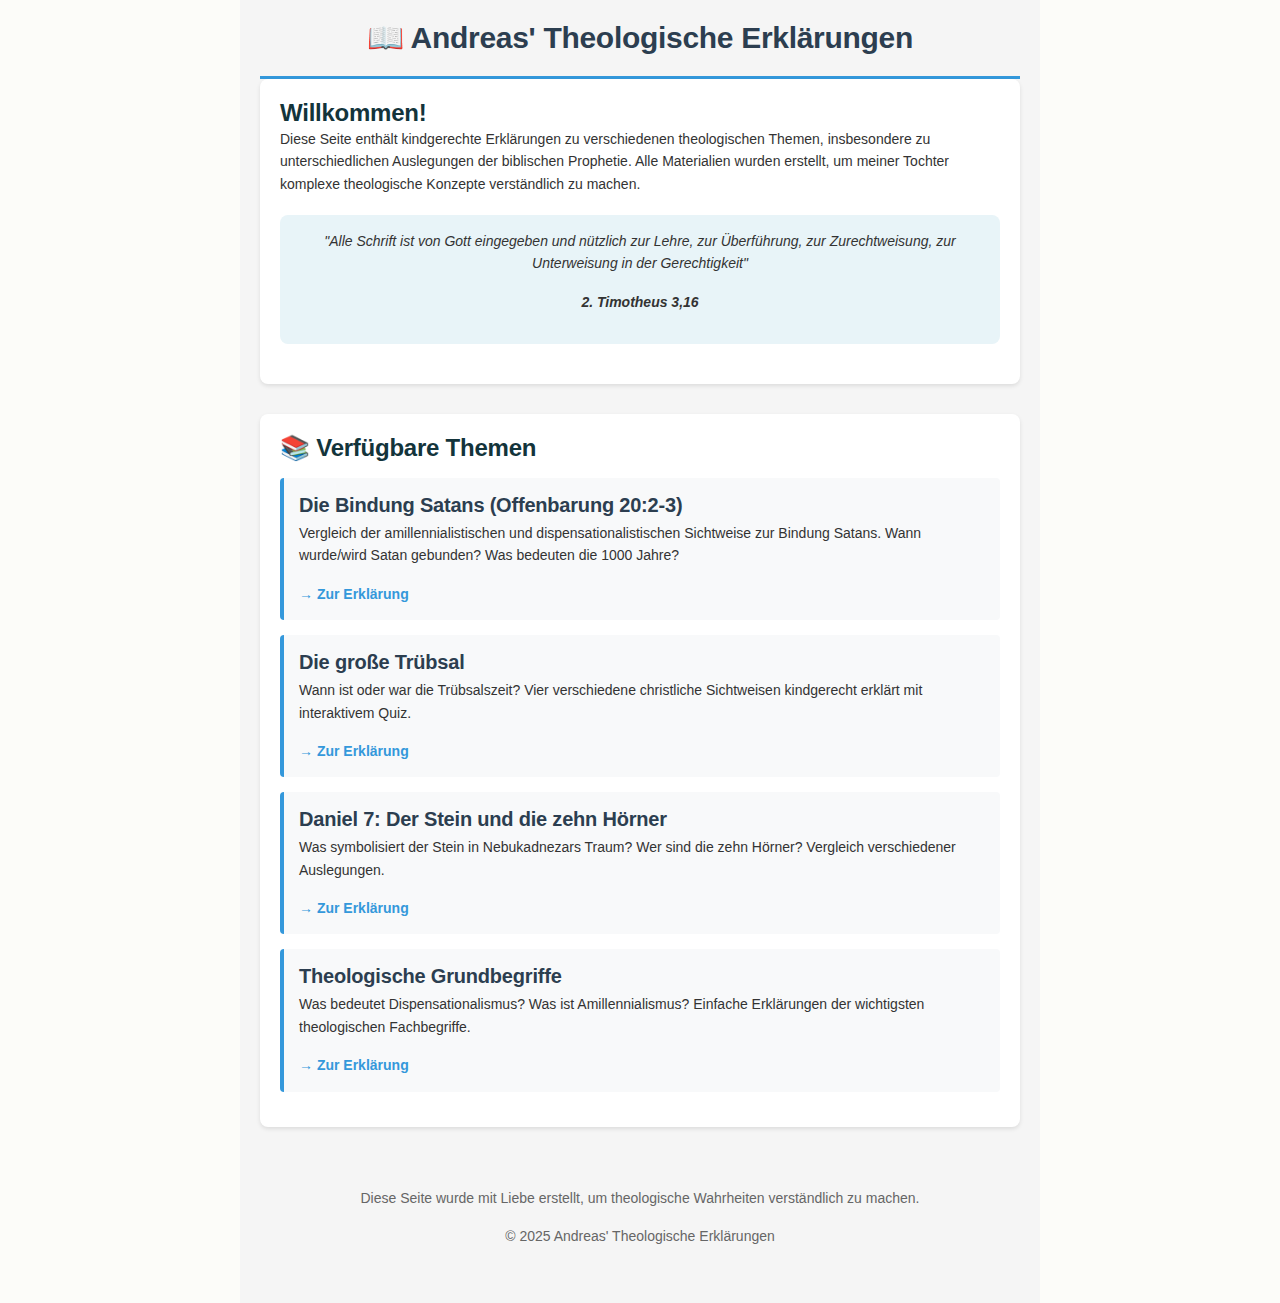
<file: index.html>
<!DOCTYPE html>
<html lang="de">
<head>
    <meta charset="UTF-8">
    <meta name="viewport" content="width=device-width, initial-scale=1.0">
    <title>Andreas' Theologische Erklärungen</title>
    <link rel="stylesheet" href="style.css">
    <style>
        body {
            font-family: -apple-system, BlinkMacSystemFont, 'Segoe UI', Arial, sans-serif;
            line-height: 1.6;
            color: #333;
            max-width: 800px;
            margin: 0 auto;
            padding: 20px;
            background-color: #f5f5f5;
        }
        h1 {
            color: #2c3e50;
            text-align: center;
            padding-bottom: 20px;
            border-bottom: 3px solid #3498db;
        }
        .intro {
            background: white;
            padding: 20px;
            border-radius: 8px;
            box-shadow: 0 2px 4px rgba(0,0,0,0.1);
            margin-bottom: 30px;
        }
        .page-list {
            background: white;
            padding: 20px;
            border-radius: 8px;
            box-shadow: 0 2px 4px rgba(0,0,0,0.1);
        }
        .page-item {
            margin: 15px 0;
            padding: 15px;
            background: #f8f9fa;
            border-left: 4px solid #3498db;
            border-radius: 4px;
            transition: all 0.3s ease;
        }
        .page-item:hover {
            background: #e9ecef;
            transform: translateX(5px);
        }
        .page-item h3 {
            margin: 0 0 5px 0;
            color: #2c3e50;
        }
        .page-item a {
            text-decoration: none;
            color: #3498db;
            font-weight: bold;
        }
        .page-item a:hover {
            text-decoration: underline;
        }
        .footer {
            text-align: center;
            margin-top: 40px;
            padding: 20px;
            color: #666;
        }
        .bible-verse {
            background: #e8f4f8;
            padding: 15px;
            border-radius: 8px;
            text-align: center;
            font-style: italic;
            margin: 20px 0;
        }
    </style>
</head>
<body>
    <h1>📖 Andreas' Theologische Erklärungen</h1>
    
    <div class="intro">
        <h2>Willkommen!</h2>
        <p>Diese Seite enthält kindgerechte Erklärungen zu verschiedenen theologischen Themen, 
        insbesondere zu unterschiedlichen Auslegungen der biblischen Prophetie. Alle Materialien 
        wurden erstellt, um meiner Tochter komplexe theologische Konzepte verständlich zu machen.</p>
        
        <div class="bible-verse">
            <p>"Alle Schrift ist von Gott eingegeben und nützlich zur Lehre, zur Überführung, 
            zur Zurechtweisung, zur Unterweisung in der Gerechtigkeit"</p>
            <p><strong>2. Timotheus 3,16</strong></p>
        </div>
    </div>
    
    <div class="page-list">
        <h2>📚 Verfügbare Themen</h2>
        
        <div class="page-item">
            <h3>Die Bindung Satans (Offenbarung 20:2-3)</h3>
            <p>Vergleich der amillennialistischen und dispensationalistischen Sichtweise zur Bindung Satans. 
            Wann wurde/wird Satan gebunden? Was bedeuten die 1000 Jahre?</p>
            <a href="offenbarung-20-erklaerung.html">→ Zur Erklärung</a>
        </div>
        
        <div class="page-item">
            <h3>Die große Trübsal</h3>
            <p>Wann ist oder war die Trübsalszeit? Vier verschiedene christliche Sichtweisen 
            kindgerecht erklärt mit interaktivem Quiz.</p>
            <a href="truebsalszeit-erklaerung.html">→ Zur Erklärung</a>
        </div>
        
        <div class="page-item">
            <h3>Daniel 7: Der Stein und die zehn Hörner</h3>
            <p>Was symbolisiert der Stein in Nebukadnezars Traum? Wer sind die zehn Hörner? 
            Vergleich verschiedener Auslegungen.</p>
            <a href="daniel-7-interpretation.html">→ Zur Erklärung</a>
        </div>
        
        <div class="page-item">
            <h3>Theologische Grundbegriffe</h3>
            <p>Was bedeutet Dispensationalismus? Was ist Amillennialismus? 
            Einfache Erklärungen der wichtigsten theologischen Fachbegriffe.</p>
            <a href="grundbegriffe.html">→ Zur Erklärung</a>
        </div>
    </div>
    
    <div class="footer">
        <p>Diese Seite wurde mit Liebe erstellt, um theologische Wahrheiten verständlich zu machen.</p>
        <p>© 2025 Andreas' Theologische Erklärungen</p>
    </div>
</body>
</html>
</file>
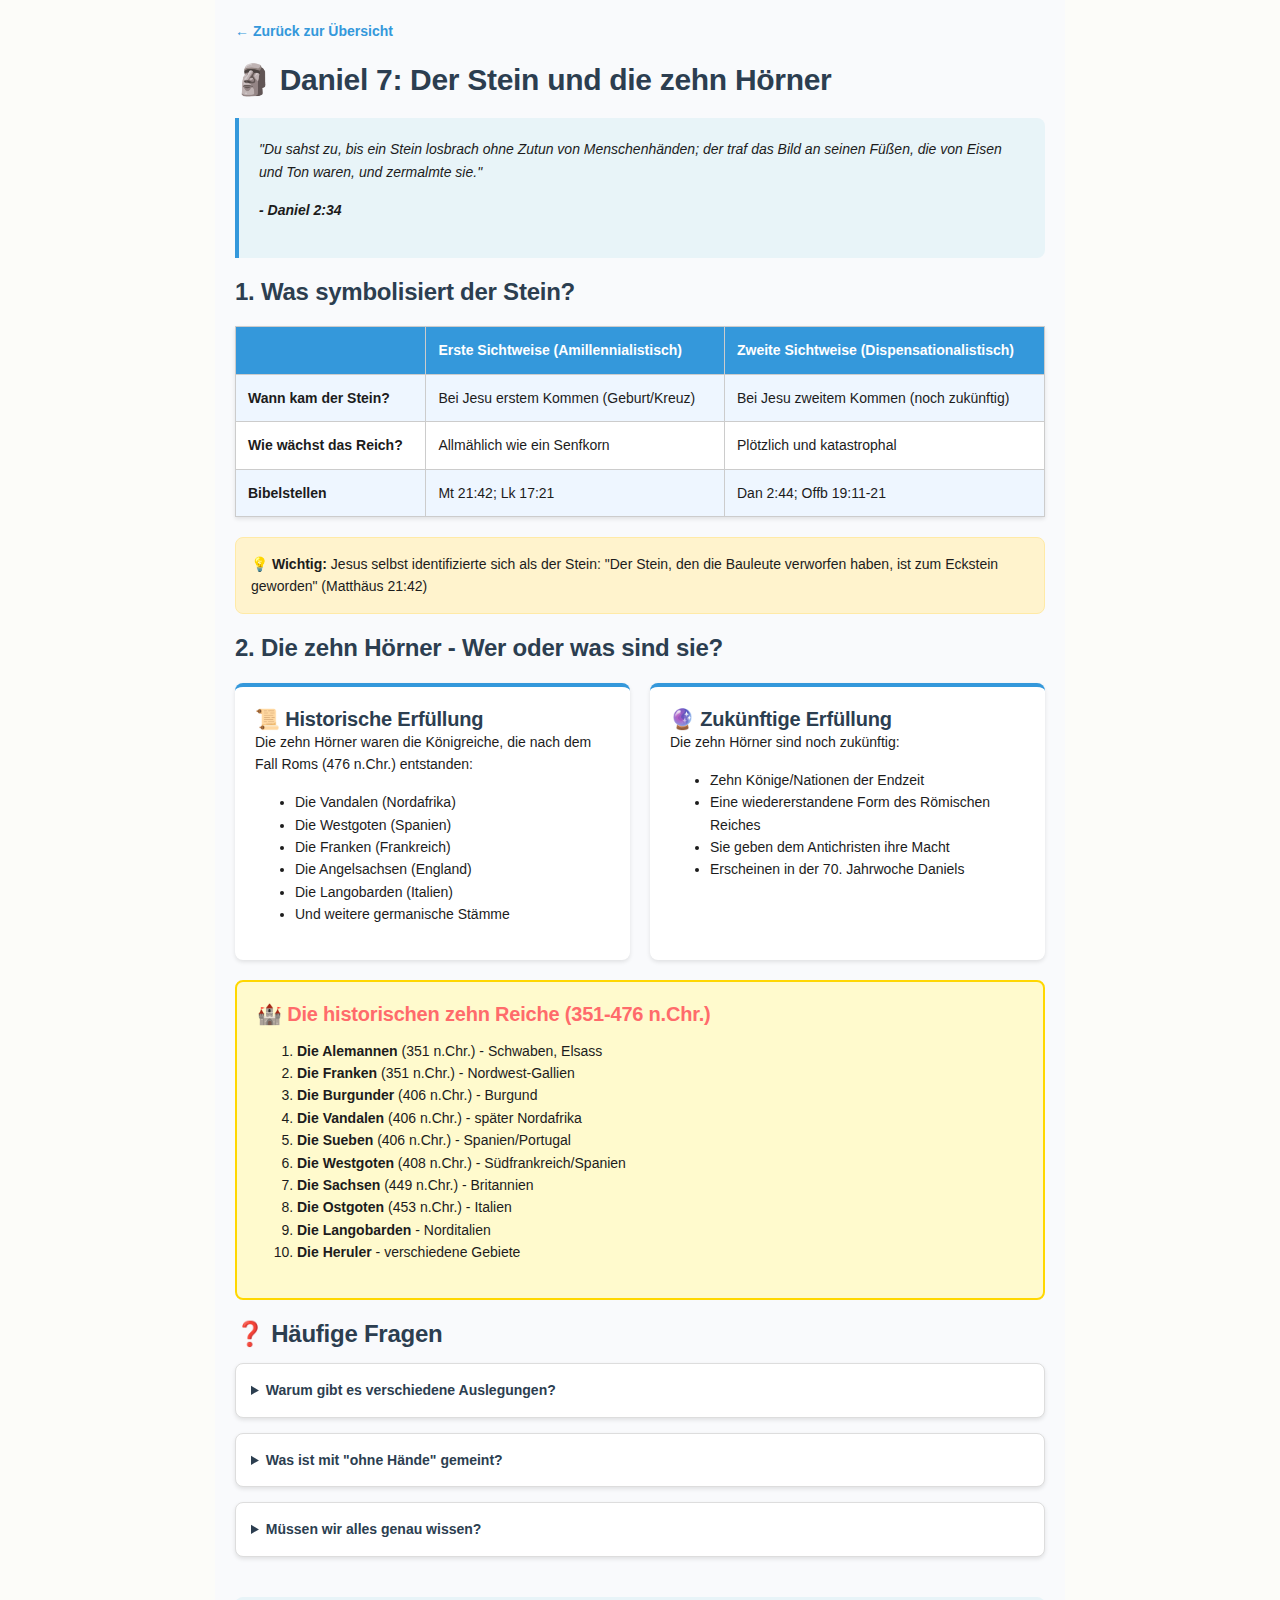
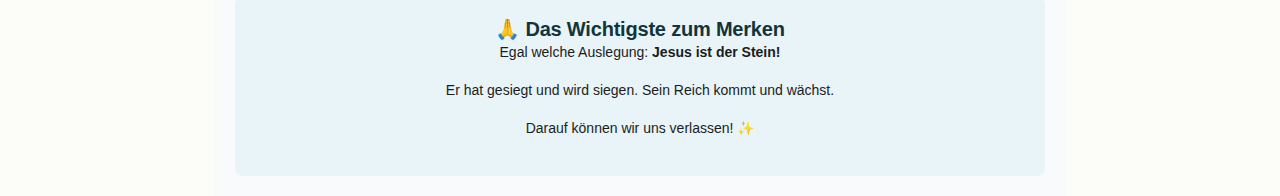
<file: daniel-7-interpretation.html>
<!DOCTYPE html>
<html lang="de">
<head>
    <meta charset="UTF-8">
    <meta name="viewport" content="width=device-width, initial-scale=1.0">
    <title>Daniel 7: Der Stein und die zehn Hörner</title>
    <link rel="stylesheet" href="style.css">
    <style>
        body {
            font-family: -apple-system, BlinkMacSystemFont, 'Segoe UI', Arial, sans-serif;
            line-height: 1.6;
            color: #1c1c1c;
            max-width: 850px;
            margin: 0 auto;
            padding: 20px;
            background-color: #f9fafc;
        }
        h1, h2 { color: #2c3e50; }
        
        .nav-link {
            display: inline-block;
            margin-bottom: 20px;
            color: #3498db;
            text-decoration: none;
            font-weight: bold;
        }
        .nav-link:hover { text-decoration: underline; }
        
        .bible-quote {
            background: #e8f4f8;
            padding: 20px;
            border-left: 4px solid #3498db;
            margin: 20px 0;
            font-style: italic;
            border-radius: 0 8px 8px 0;
        }
        
        table {
            width: 100%;
            border-collapse: collapse;
            margin: 20px 0;
            background: white;
            box-shadow: 0 2px 4px rgba(0,0,0,0.1);
        }
        th, td {
            border: 1px solid #ccc;
            padding: 12px;
            text-align: left;
        }
        th {
            background-color: #3498db;
            color: white;
        }
        .alt { background-color: #eef6ff; }
        
        .comparison-box {
            display: grid;
            grid-template-columns: 1fr 1fr;
            gap: 20px;
            margin: 20px 0;
        }
        .view-box {
            background: white;
            padding: 20px;
            border-radius: 8px;
            box-shadow: 0 2px 4px rgba(0,0,0,0.1);
            border-top: 4px solid #3498db;
        }
        .view-box h3 { margin-top: 0; color: #2c3e50; }
        
        .kingdoms-list {
            background: #fffacd;
            padding: 20px;
            border-radius: 8px;
            margin: 20px 0;
            border: 2px solid #ffd700;
        }
        .kingdoms-list h3 { color: #ff6b6b; }
        
        details {
            margin: 15px 0;
            background: white;
            border: 1px solid #ddd;
            padding: 15px;
            border-radius: 8px;
            box-shadow: 0 2px 4px rgba(0,0,0,0.1);
        }
        summary {
            font-weight: bold;
            cursor: pointer;
            color: #2c3e50;
        }
        
        .key-point {
            background: #fff3cd;
            border: 1px solid #ffeaa7;
            padding: 15px;
            border-radius: 8px;
            margin: 20px 0;
        }
        
        @media (max-width: 768px) {
            .comparison-box {
                grid-template-columns: 1fr;
            }
        }
    </style>
</head>
<body>
    <a href="index.html" class="nav-link">← Zurück zur Übersicht</a>
    
    <h1>🗿 Daniel 7: Der Stein und die zehn Hörner</h1>
    
    <div class="bible-quote">
        <p>"Du sahst zu, bis ein Stein losbrach ohne Zutun von Menschenhänden; 
        der traf das Bild an seinen Füßen, die von Eisen und Ton waren, und zermalmte sie."</p>
        <p><strong>- Daniel 2:34</strong></p>
    </div>
    
    <h2>1. Was symbolisiert der Stein?</h2>
    
    <table>
        <tr>
            <th></th>
            <th>Erste Sichtweise (Amillennialistisch)</th>
            <th>Zweite Sichtweise (Dispensationalistisch)</th>
        </tr>
        <tr class="alt">
            <td><strong>Wann kam der Stein?</strong></td>
            <td>Bei Jesu erstem Kommen (Geburt/Kreuz)</td>
            <td>Bei Jesu zweitem Kommen (noch zukünftig)</td>
        </tr>
        <tr>
            <td><strong>Wie wächst das Reich?</strong></td>
            <td>Allmählich wie ein Senfkorn</td>
            <td>Plötzlich und katastrophal</td>
        </tr>
        <tr class="alt">
            <td><strong>Bibelstellen</strong></td>
            <td>Mt 21:42; Lk 17:21</td>
            <td>Dan 2:44; Offb 19:11-21</td>
        </tr>
    </table>
    
    <div class="key-point">
        <strong>💡 Wichtig:</strong> Jesus selbst identifizierte sich als der Stein: 
        "Der Stein, den die Bauleute verworfen haben, ist zum Eckstein geworden" (Matthäus 21:42)
    </div>
    
    <h2>2. Die zehn Hörner - Wer oder was sind sie?</h2>
    
    <div class="comparison-box">
        <div class="view-box">
            <h3>📜 Historische Erfüllung</h3>
            <p>Die zehn Hörner waren die Königreiche, die nach dem Fall Roms (476 n.Chr.) entstanden:</p>
            <ul>
                <li>Die Vandalen (Nordafrika)</li>
                <li>Die Westgoten (Spanien)</li>
                <li>Die Franken (Frankreich)</li>
                <li>Die Angelsachsen (England)</li>
                <li>Die Langobarden (Italien)</li>
                <li>Und weitere germanische Stämme</li>
            </ul>
        </div>
        
        <div class="view-box">
            <h3>🔮 Zukünftige Erfüllung</h3>
            <p>Die zehn Hörner sind noch zukünftig:</p>
            <ul>
                <li>Zehn Könige/Nationen der Endzeit</li>
                <li>Eine wiedererstandene Form des Römischen Reiches</li>
                <li>Sie geben dem Antichristen ihre Macht</li>
                <li>Erscheinen in der 70. Jahrwoche Daniels</li>
            </ul>
        </div>
    </div>
    
    <div class="kingdoms-list">
        <h3>🏰 Die historischen zehn Reiche (351-476 n.Chr.)</h3>
        <ol>
            <li><strong>Die Alemannen</strong> (351 n.Chr.) - Schwaben, Elsass</li>
            <li><strong>Die Franken</strong> (351 n.Chr.) - Nordwest-Gallien</li>
            <li><strong>Die Burgunder</strong> (406 n.Chr.) - Burgund</li>
            <li><strong>Die Vandalen</strong> (406 n.Chr.) - später Nordafrika</li>
            <li><strong>Die Sueben</strong> (406 n.Chr.) - Spanien/Portugal</li>
            <li><strong>Die Westgoten</strong> (408 n.Chr.) - Südfrankreich/Spanien</li>
            <li><strong>Die Sachsen</strong> (449 n.Chr.) - Britannien</li>
            <li><strong>Die Ostgoten</strong> (453 n.Chr.) - Italien</li>
            <li><strong>Die Langobarden</strong> - Norditalien</li>
            <li><strong>Die Heruler</strong> - verschiedene Gebiete</li>
        </ol>
    </div>
    
    <h2>❓ Häufige Fragen</h2>
    
    <details>
        <summary>Warum gibt es verschiedene Auslegungen?</summary>
        <p>Die prophetische Sprache der Bibel ist oft symbolisch. Fromme Christen können 
        dieselben Texte unterschiedlich verstehen. Das ist okay - wichtig ist, dass wir alle 
        an Jesus glauben!</p>
    </details>
    
    <details>
        <summary>Was ist mit "ohne Hände" gemeint?</summary>
        <p>Der Stein wurde "ohne Zutun von Menschenhänden" losgeschlagen (Dan 2:34). 
        Viele sehen darin einen Hinweis auf die übernatürliche Geburt Jesu durch die 
        Jungfrau Maria - ohne menschliches Zutun.</p>
    </details>
    
    <details>
        <summary>Müssen wir alles genau wissen?</summary>
        <p>Nein! Das Wichtigste ist: Jesus ist der Stein, er ist stärker als alle 
        irdischen Reiche, und am Ende wird sein Reich alles erfüllen. Die Details 
        sind interessant, aber nicht heilsentscheidend.</p>
    </details>
    
    <div style="margin-top: 40px; text-align: center; padding: 20px; background: #e8f4f8; border-radius: 8px;">
        <h3>🙏 Das Wichtigste zum Merken</h3>
        <p>Egal welche Auslegung: <strong>Jesus ist der Stein!</strong></p>
        <p>Er hat gesiegt und wird siegen. Sein Reich kommt und wächst.</p>
        <p>Darauf können wir uns verlassen! ✨</p>
    </div>
</body>
</html>
</file>
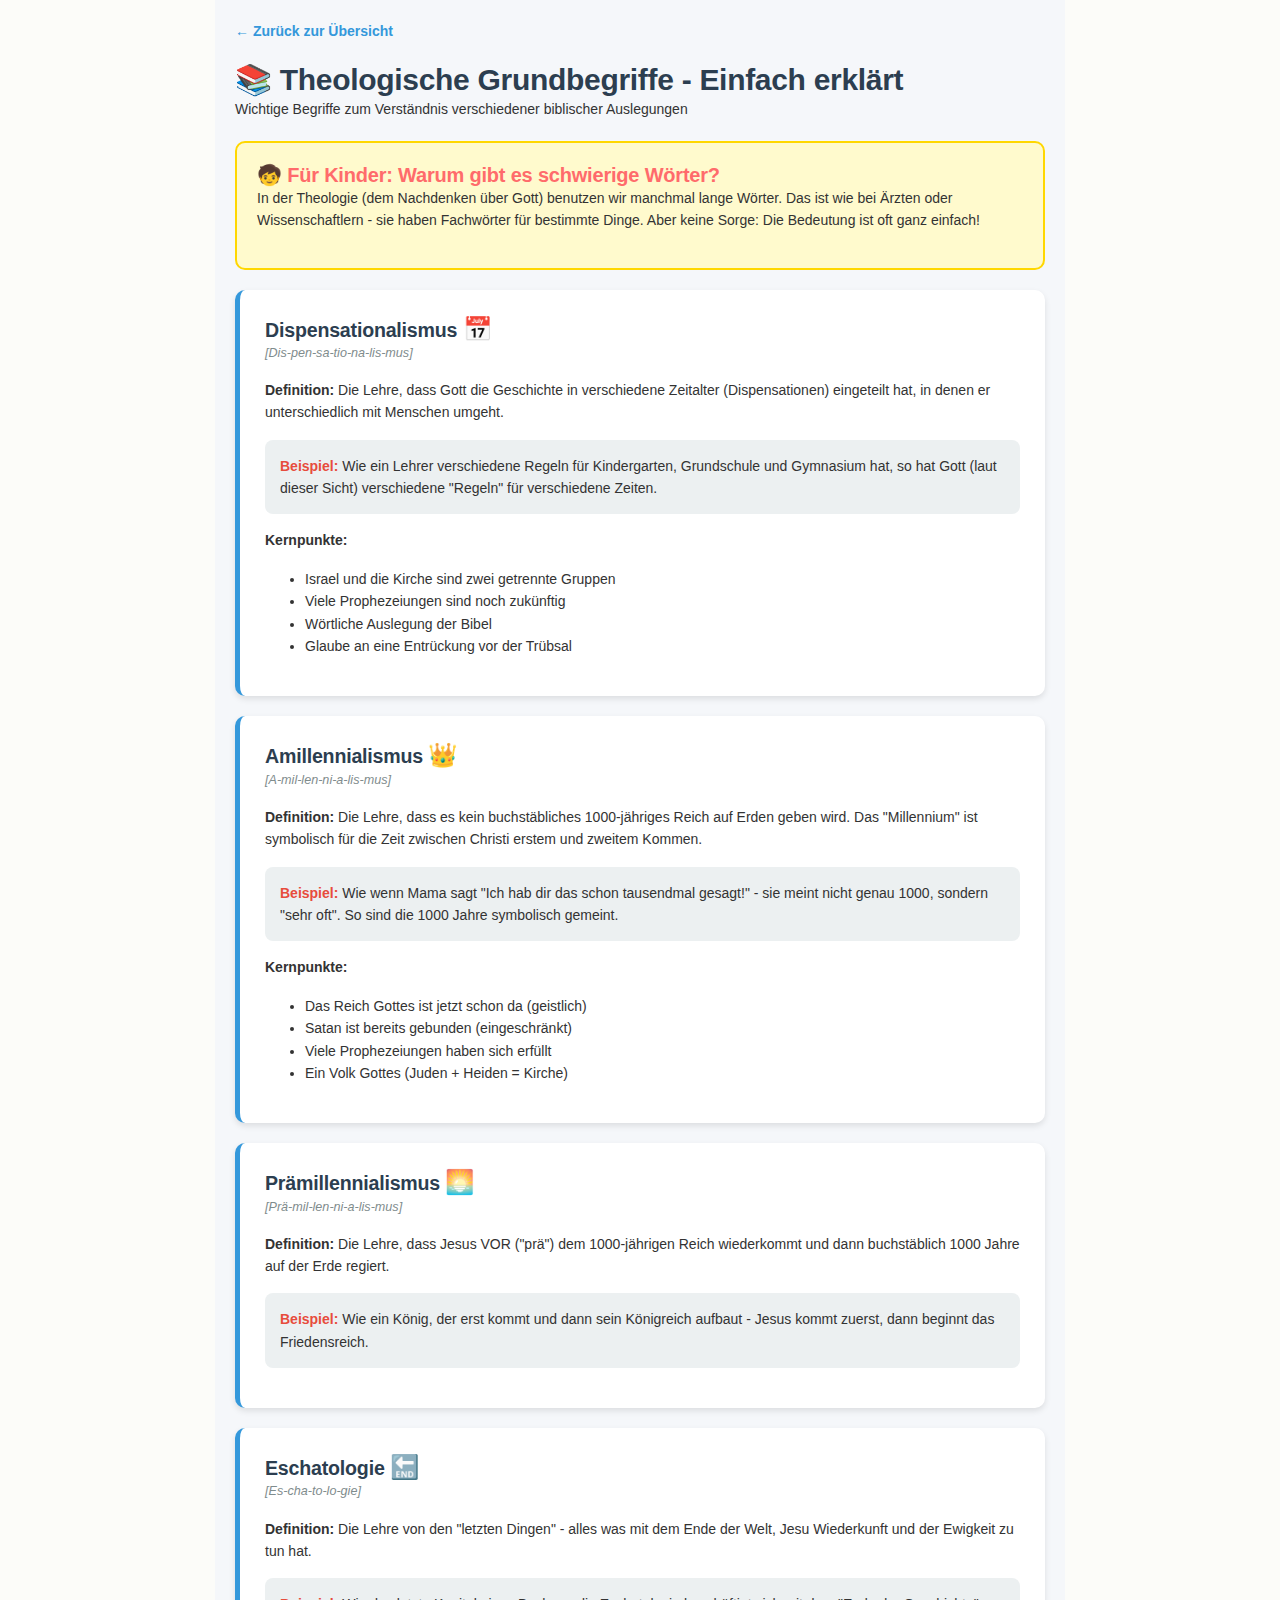
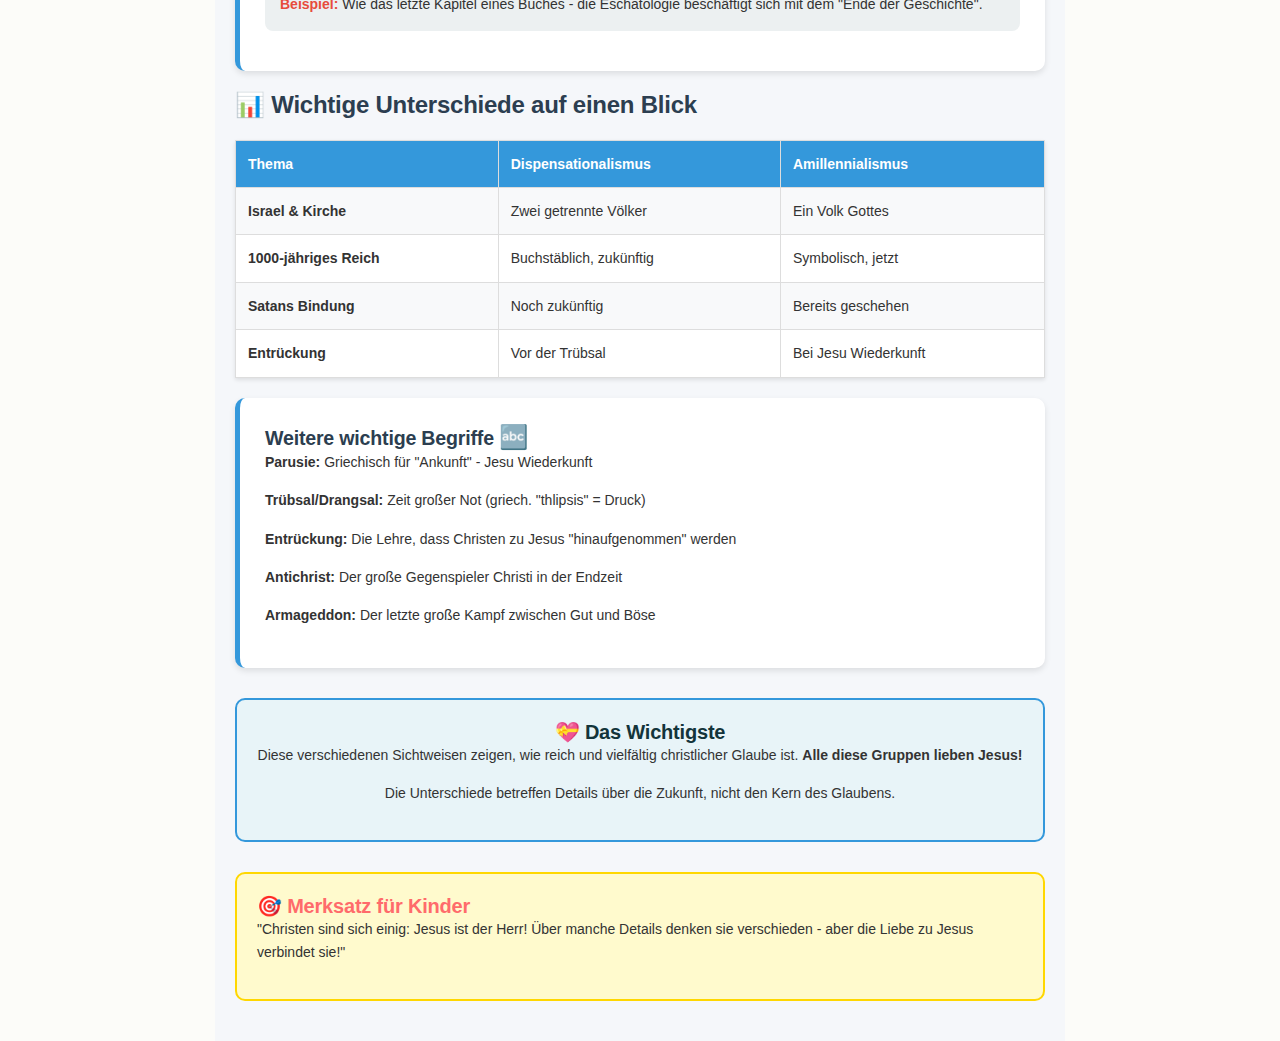
<file: grundbegriffe.html>
<!DOCTYPE html>
<html lang="de">
<head>
    <meta charset="UTF-8">
    <meta name="viewport" content="width=device-width, initial-scale=1.0">
    <title>Theologische Grundbegriffe - Einfach erklärt</title>
    <link rel="stylesheet" href="style.css">
    <style>
        body {
            font-family: -apple-system, BlinkMacSystemFont, 'Segoe UI', Arial, sans-serif;
            line-height: 1.6;
            color: #333;
            max-width: 850px;
            margin: 0 auto;
            padding: 20px;
            background-color: #f5f7fa;
        }
        h1, h2 { color: #2c3e50; }
        
        .nav-link {
            display: inline-block;
            margin-bottom: 20px;
            color: #3498db;
            text-decoration: none;
            font-weight: bold;
        }
        .nav-link:hover { text-decoration: underline; }
        
        .term-card {
            background: white;
            padding: 25px;
            margin: 20px 0;
            border-radius: 10px;
            box-shadow: 0 3px 6px rgba(0,0,0,0.1);
            border-left: 5px solid #3498db;
        }
        .term-card h3 {
            margin-top: 0;
            color: #2c3e50;
            font-size: 1.4em;
        }
        .pronunciation {
            color: #7f8c8d;
            font-style: italic;
            font-size: 0.9em;
        }
        
        .example-box {
            background: #ecf0f1;
            padding: 15px;
            border-radius: 8px;
            margin: 15px 0;
        }
        .example-box strong { color: #e74c3c; }
        
        .child-friendly {
            background: #fffacd;
            padding: 20px;
            border-radius: 10px;
            margin: 20px 0;
            border: 2px solid #ffd700;
        }
        .child-friendly h3 { 
            color: #ff6b6b; 
            margin-top: 0;
        }
        
        .comparison-table {
            width: 100%;
            border-collapse: collapse;
            margin: 20px 0;
            background: white;
            box-shadow: 0 2px 4px rgba(0,0,0,0.1);
        }
        .comparison-table th, .comparison-table td {
            border: 1px solid #ddd;
            padding: 12px;
            text-align: left;
        }
        .comparison-table th {
            background-color: #3498db;
            color: white;
        }
        .comparison-table tr:nth-child(even) {
            background-color: #f8f9fa;
        }
        
        .important-note {
            background: #e8f4f8;
            border: 2px solid #3498db;
            padding: 20px;
            border-radius: 10px;
            margin: 30px 0;
            text-align: center;
        }
        
        .emoji { font-size: 1.2em; }
    </style>
</head>
<body>
    <a href="index.html" class="nav-link">← Zurück zur Übersicht</a>
    
    <h1>📚 Theologische Grundbegriffe - Einfach erklärt</h1>
    <p>Wichtige Begriffe zum Verständnis verschiedener biblischer Auslegungen</p>
    
    <div class="child-friendly">
        <h3>🧒 Für Kinder: Warum gibt es schwierige Wörter?</h3>
        <p>In der Theologie (dem Nachdenken über Gott) benutzen wir manchmal lange Wörter. 
        Das ist wie bei Ärzten oder Wissenschaftlern - sie haben Fachwörter für bestimmte Dinge. 
        Aber keine Sorge: Die Bedeutung ist oft ganz einfach!</p>
    </div>
    
    <div class="term-card">
        <h3>Dispensationalismus <span class="emoji">📅</span></h3>
        <p class="pronunciation">[Dis-pen-sa-tio-na-lis-mus]</p>
        <p><strong>Definition:</strong> Die Lehre, dass Gott die Geschichte in verschiedene 
        Zeitalter (Dispensationen) eingeteilt hat, in denen er unterschiedlich mit Menschen umgeht.</p>
        
        <div class="example-box">
            <strong>Beispiel:</strong> Wie ein Lehrer verschiedene Regeln für Kindergarten, 
            Grundschule und Gymnasium hat, so hat Gott (laut dieser Sicht) verschiedene 
            "Regeln" für verschiedene Zeiten.
        </div>
        
        <p><strong>Kernpunkte:</strong></p>
        <ul>
            <li>Israel und die Kirche sind zwei getrennte Gruppen</li>
            <li>Viele Prophezeiungen sind noch zukünftig</li>
            <li>Wörtliche Auslegung der Bibel</li>
            <li>Glaube an eine Entrückung vor der Trübsal</li>
        </ul>
    </div>
    
    <div class="term-card">
        <h3>Amillennialismus <span class="emoji">👑</span></h3>
        <p class="pronunciation">[A-mil-len-ni-a-lis-mus]</p>
        <p><strong>Definition:</strong> Die Lehre, dass es kein buchstäbliches 1000-jähriges 
        Reich auf Erden geben wird. Das "Millennium" ist symbolisch für die Zeit zwischen 
        Christi erstem und zweitem Kommen.</p>
        
        <div class="example-box">
            <strong>Beispiel:</strong> Wie wenn Mama sagt "Ich hab dir das schon tausendmal gesagt!" - 
            sie meint nicht genau 1000, sondern "sehr oft". So sind die 1000 Jahre symbolisch gemeint.
        </div>
        
        <p><strong>Kernpunkte:</strong></p>
        <ul>
            <li>Das Reich Gottes ist jetzt schon da (geistlich)</li>
            <li>Satan ist bereits gebunden (eingeschränkt)</li>
            <li>Viele Prophezeiungen haben sich erfüllt</li>
            <li>Ein Volk Gottes (Juden + Heiden = Kirche)</li>
        </ul>
    </div>
    
    <div class="term-card">
        <h3>Prämillennialismus <span class="emoji">🌅</span></h3>
        <p class="pronunciation">[Prä-mil-len-ni-a-lis-mus]</p>
        <p><strong>Definition:</strong> Die Lehre, dass Jesus VOR ("prä") dem 1000-jährigen 
        Reich wiederkommt und dann buchstäblich 1000 Jahre auf der Erde regiert.</p>
        
        <div class="example-box">
            <strong>Beispiel:</strong> Wie ein König, der erst kommt und dann sein Königreich 
            aufbaut - Jesus kommt zuerst, dann beginnt das Friedensreich.
        </div>
    </div>
    
    <div class="term-card">
        <h3>Eschatologie <span class="emoji">🔚</span></h3>
        <p class="pronunciation">[Es-cha-to-lo-gie]</p>
        <p><strong>Definition:</strong> Die Lehre von den "letzten Dingen" - alles was mit 
        dem Ende der Welt, Jesu Wiederkunft und der Ewigkeit zu tun hat.</p>
        
        <div class="example-box">
            <strong>Beispiel:</strong> Wie das letzte Kapitel eines Buches - die Eschatologie 
            beschäftigt sich mit dem "Ende der Geschichte".
        </div>
    </div>
    
    <h2>📊 Wichtige Unterschiede auf einen Blick</h2>
    
    <table class="comparison-table">
        <tr>
            <th>Thema</th>
            <th>Dispensationalismus</th>
            <th>Amillennialismus</th>
        </tr>
        <tr>
            <td><strong>Israel & Kirche</strong></td>
            <td>Zwei getrennte Völker</td>
            <td>Ein Volk Gottes</td>
        </tr>
        <tr>
            <td><strong>1000-jähriges Reich</strong></td>
            <td>Buchstäblich, zukünftig</td>
            <td>Symbolisch, jetzt</td>
        </tr>
        <tr>
            <td><strong>Satans Bindung</strong></td>
            <td>Noch zukünftig</td>
            <td>Bereits geschehen</td>
        </tr>
        <tr>
            <td><strong>Entrückung</strong></td>
            <td>Vor der Trübsal</td>
            <td>Bei Jesu Wiederkunft</td>
        </tr>
    </table>
    
    <div class="term-card">
        <h3>Weitere wichtige Begriffe <span class="emoji">🔤</span></h3>
        
        <p><strong>Parusie:</strong> Griechisch für "Ankunft" - Jesu Wiederkunft</p>
        <p><strong>Trübsal/Drangsal:</strong> Zeit großer Not (griech. "thlipsis" = Druck)</p>
        <p><strong>Entrückung:</strong> Die Lehre, dass Christen zu Jesus "hinaufgenommen" werden</p>
        <p><strong>Antichrist:</strong> Der große Gegenspieler Christi in der Endzeit</p>
        <p><strong>Armageddon:</strong> Der letzte große Kampf zwischen Gut und Böse</p>
    </div>
    
    <div class="important-note">
        <h3>💝 Das Wichtigste</h3>
        <p>Diese verschiedenen Sichtweisen zeigen, wie reich und vielfältig 
        christlicher Glaube ist. <strong>Alle diese Gruppen lieben Jesus!</strong></p>
        <p>Die Unterschiede betreffen Details über die Zukunft, nicht den Kern des Glaubens.</p>
    </div>
    
    <div class="child-friendly">
        <h3>🎯 Merksatz für Kinder</h3>
        <p>"Christen sind sich einig: Jesus ist der Herr! 
        Über manche Details denken sie verschieden - 
        aber die Liebe zu Jesus verbindet sie!"</p>
    </div>
</body>
</html>
</file>
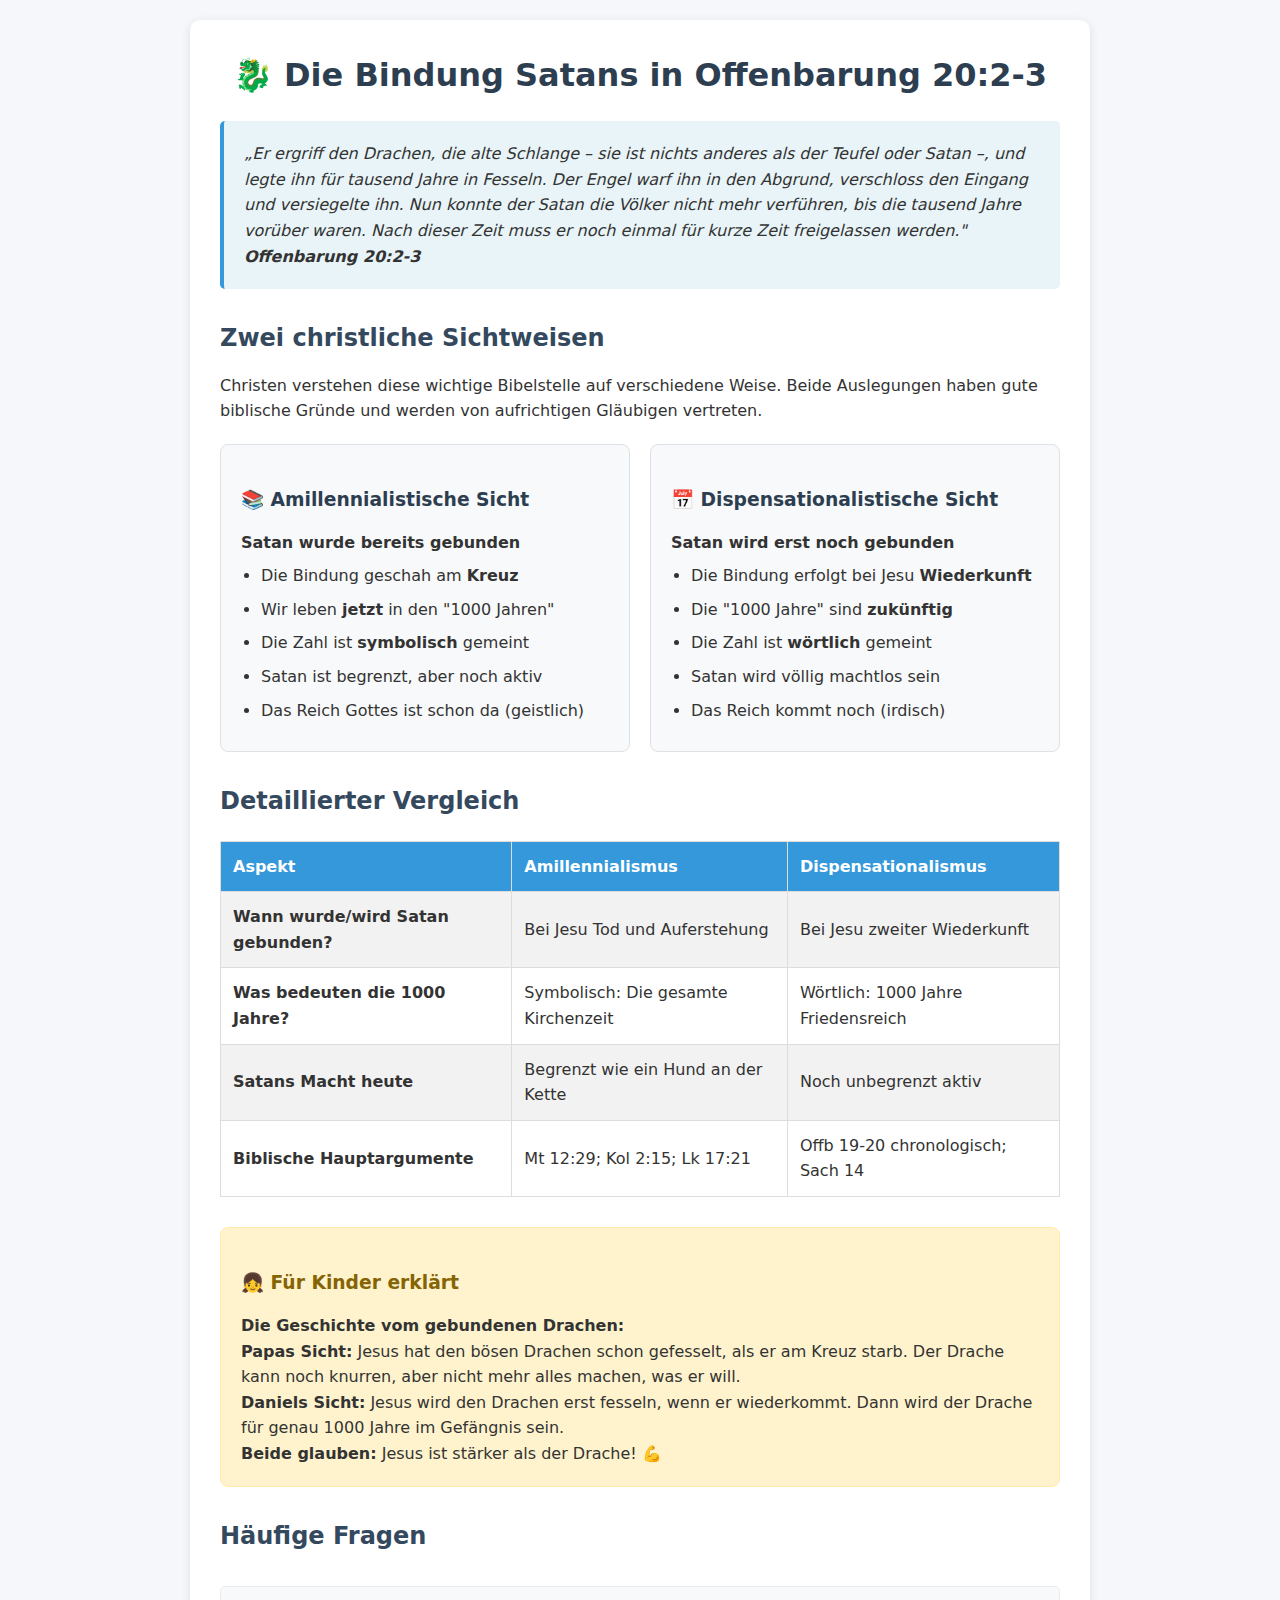
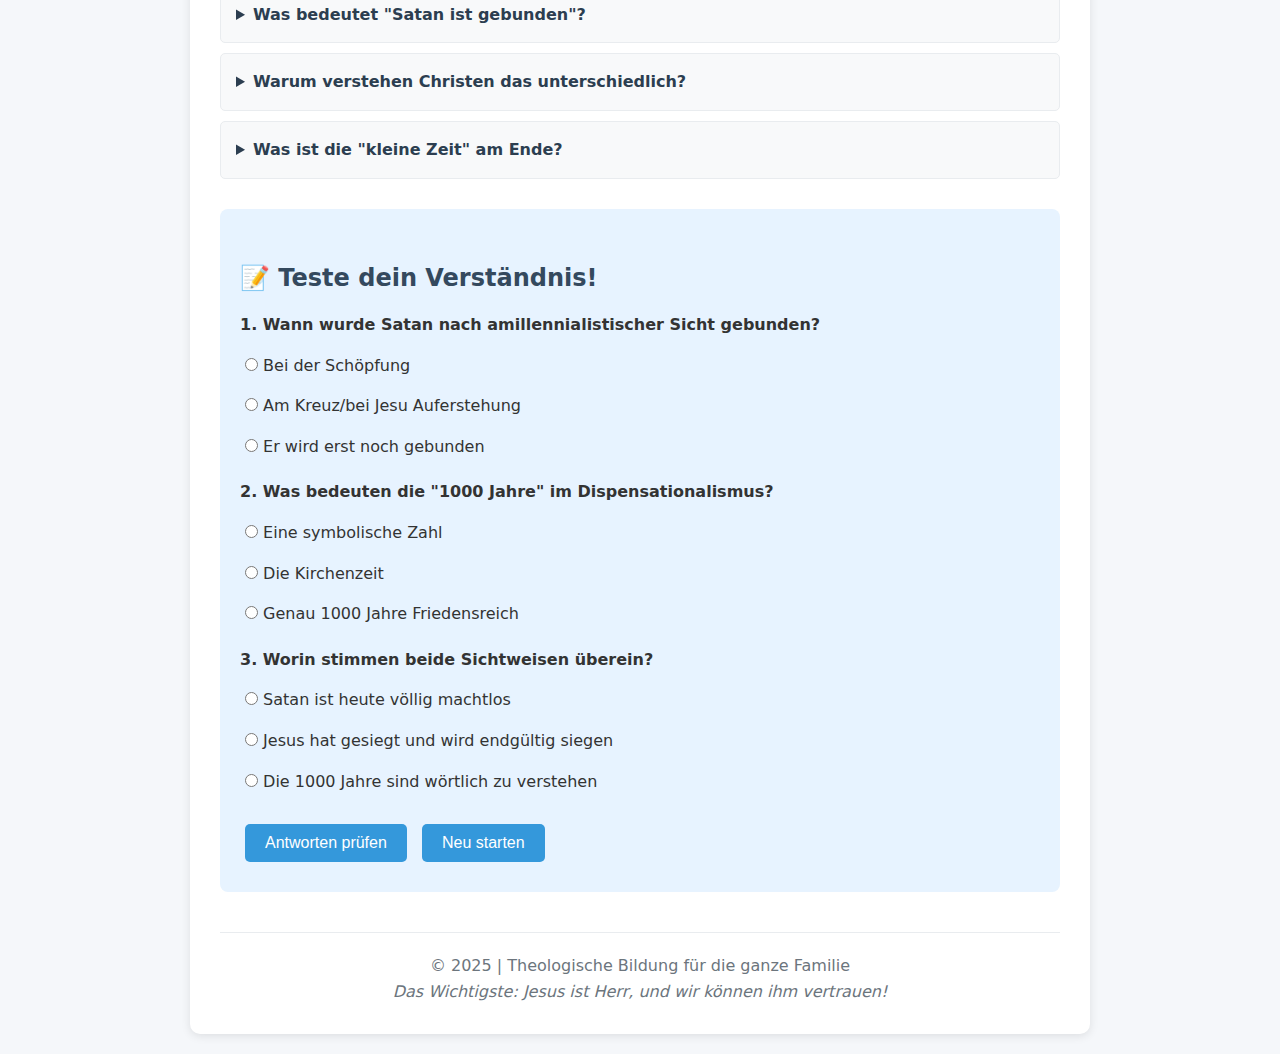
<file: offenbarung-20-erklaerung.html>
<!DOCTYPE html>
<html lang="de">
<head>
<meta charset="UTF-8">
<meta name="viewport" content="width=device-width, initial-scale=1.0">
<title>Offenbarung 20:2-3 - Die Bindung Satans verstehen</title>
<style>
* {
    margin: 0;
    padding: 0;
    box-sizing: border-box;
}

body {
    font-family: system-ui, -apple-system, Arial, sans-serif;
    line-height: 1.6;
    color: #333;
    background-color: #f5f7fa;
    padding: 20px;
}

.container {
    max-width: 900px;
    margin: 0 auto;
    background: white;
    padding: 30px;
    border-radius: 10px;
    box-shadow: 0 2px 10px rgba(0,0,0,0.1);
}

h1 {
    color: #2c3e50;
    margin-bottom: 20px;
    text-align: center;
}

h2 {
    color: #34495e;
    margin-top: 30px;
    margin-bottom: 15px;
}

h3 {
    color: #4a5f7a;
    margin-top: 20px;
    margin-bottom: 10px;
}

.bible-verse {
    background: #e8f4f8;
    padding: 20px;
    border-left: 4px solid #3498db;
    margin: 20px 0;
    font-style: italic;
    border-radius: 5px;
}

.comparison-grid {
    display: grid;
    grid-template-columns: 1fr 1fr;
    gap: 20px;
    margin: 20px 0;
}

.view-card {
    background: #f8f9fa;
    padding: 20px;
    border-radius: 8px;
    border: 1px solid #dee2e6;
}

.view-card h3 {
    margin-bottom: 15px;
    color: #2c3e50;
}

.view-card ul {
    margin-left: 20px;
}

.view-card li {
    margin: 8px 0;
}

.kids-section {
    background: #fff3cd;
    padding: 20px;
    border-radius: 8px;
    margin: 30px 0;
    border: 1px solid #ffeaa7;
}

.kids-section h3 {
    color: #856404;
    margin-bottom: 15px;
}

.comparison-table {
    width: 100%;
    border-collapse: collapse;
    margin: 20px 0;
}

.comparison-table th,
.comparison-table td {
    padding: 12px;
    text-align: left;
    border: 1px solid #ddd;
}

.comparison-table th {
    background: #3498db;
    color: white;
}

.comparison-table tr:nth-child(even) {
    background: #f2f2f2;
}

.faq {
    margin: 30px 0;
}

details {
    background: #f8f9fa;
    padding: 15px;
    margin: 10px 0;
    border-radius: 5px;
    border: 1px solid #e9ecef;
}

summary {
    cursor: pointer;
    font-weight: bold;
    color: #2c3e50;
}

summary:hover {
    color: #3498db;
}

.quiz-section {
    background: #e7f3ff;
    padding: 20px;
    border-radius: 8px;
    margin: 30px 0;
}

.quiz-question {
    margin: 15px 0;
}

.quiz-question p {
    font-weight: bold;
    margin-bottom: 10px;
}

.quiz-question label {
    display: block;
    margin: 5px 0;
    cursor: pointer;
    padding: 5px;
}

.quiz-question label:hover {
    background: #d4e9ff;
    border-radius: 3px;
}

.button {
    background: #3498db;
    color: white;
    padding: 10px 20px;
    border: none;
    border-radius: 5px;
    cursor: pointer;
    font-size: 16px;
    margin: 10px 5px;
}

.button:hover {
    background: #2980b9;
}

.result {
    margin: 20px 0;
    padding: 15px;
    border-radius: 5px;
    display: none;
}

.result.show {
    display: block;
}

.correct {
    background: #d4edda;
    color: #155724;
    border: 1px solid #c3e6cb;
}

.incorrect {
    background: #f8d7da;
    color: #721c24;
    border: 1px solid #f5c6cb;
}

.footer {
    text-align: center;
    margin-top: 40px;
    padding-top: 20px;
    border-top: 1px solid #e9ecef;
    color: #6c757d;
}

@media (max-width: 768px) {
    .comparison-grid {
        grid-template-columns: 1fr;
    }
    
    .container {
        padding: 20px;
    }
}
</style>
</head>
<body>
<div class="container">
    <h1>🐉 Die Bindung Satans in Offenbarung 20:2-3</h1>
    
    <div class="bible-verse">
        „Er ergriff den Drachen, die alte Schlange – sie ist nichts anderes als der Teufel oder Satan –, 
        und legte ihn für tausend Jahre in Fesseln. Der Engel warf ihn in den Abgrund, verschloss den 
        Eingang und versiegelte ihn. Nun konnte der Satan die Völker nicht mehr verführen, bis die 
        tausend Jahre vorüber waren. Nach dieser Zeit muss er noch einmal für kurze Zeit freigelassen werden."
        <br><strong>Offenbarung 20:2-3</strong>
    </div>

    <h2>Zwei christliche Sichtweisen</h2>
    <p>Christen verstehen diese wichtige Bibelstelle auf verschiedene Weise. Beide Auslegungen haben 
    gute biblische Gründe und werden von aufrichtigen Gläubigen vertreten.</p>

    <div class="comparison-grid">
        <div class="view-card">
            <h3>📚 Amillennialistische Sicht</h3>
            <p><strong>Satan wurde bereits gebunden</strong></p>
            <ul>
                <li>Die Bindung geschah am <strong>Kreuz</strong></li>
                <li>Wir leben <strong>jetzt</strong> in den "1000 Jahren"</li>
                <li>Die Zahl ist <strong>symbolisch</strong> gemeint</li>
                <li>Satan ist begrenzt, aber noch aktiv</li>
                <li>Das Reich Gottes ist schon da (geistlich)</li>
            </ul>
        </div>
        
        <div class="view-card">
            <h3>📅 Dispensationalistische Sicht</h3>
            <p><strong>Satan wird erst noch gebunden</strong></p>
            <ul>
                <li>Die Bindung erfolgt bei Jesu <strong>Wiederkunft</strong></li>
                <li>Die "1000 Jahre" sind <strong>zukünftig</strong></li>
                <li>Die Zahl ist <strong>wörtlich</strong> gemeint</li>
                <li>Satan wird völlig machtlos sein</li>
                <li>Das Reich kommt noch (irdisch)</li>
            </ul>
        </div>
    </div>

    <h2>Detaillierter Vergleich</h2>
    <table class="comparison-table">
        <tr>
            <th>Aspekt</th>
            <th>Amillennialismus</th>
            <th>Dispensationalismus</th>
        </tr>
        <tr>
            <td><strong>Wann wurde/wird Satan gebunden?</strong></td>
            <td>Bei Jesu Tod und Auferstehung</td>
            <td>Bei Jesu zweiter Wiederkunft</td>
        </tr>
        <tr>
            <td><strong>Was bedeuten die 1000 Jahre?</strong></td>
            <td>Symbolisch: Die gesamte Kirchenzeit</td>
            <td>Wörtlich: 1000 Jahre Friedensreich</td>
        </tr>
        <tr>
            <td><strong>Satans Macht heute</strong></td>
            <td>Begrenzt wie ein Hund an der Kette</td>
            <td>Noch unbegrenzt aktiv</td>
        </tr>
        <tr>
            <td><strong>Biblische Hauptargumente</strong></td>
            <td>Mt 12:29; Kol 2:15; Lk 17:21</td>
            <td>Offb 19-20 chronologisch; Sach 14</td>
        </tr>
    </table>

    <div class="kids-section">
        <h3>👧 Für Kinder erklärt</h3>
        
        <h4>Die Geschichte vom gebundenen Drachen:</h4>
        <p><strong>Papas Sicht:</strong> Jesus hat den bösen Drachen schon gefesselt, als er am Kreuz starb. 
        Der Drache kann noch knurren, aber nicht mehr alles machen, was er will.</p>
        
        <p><strong>Daniels Sicht:</strong> Jesus wird den Drachen erst fesseln, wenn er wiederkommt. 
        Dann wird der Drache für genau 1000 Jahre im Gefängnis sein.</p>
        
        <p><strong>Beide glauben:</strong> Jesus ist stärker als der Drache! 💪</p>
    </div>

    <h2>Häufige Fragen</h2>
    <div class="faq">
        <details>
            <summary>Was bedeutet "Satan ist gebunden"?</summary>
            <p>Nach amillennialistischer Sicht: Satan kann die weltweite Verkündigung des Evangeliums 
            nicht mehr verhindern. Er ist wie ein gefährlicher Hund an der Kette - noch bedrohlich in 
            seinem Bereich, aber begrenzt.</p>
        </details>
        
        <details>
            <summary>Warum verstehen Christen das unterschiedlich?</summary>
            <p>Die Offenbarung verwendet viele Symbole und Bilder. Aufrichtige Christen können diese 
            Bilder verschieden deuten. Das ist okay - wir sind uns im Wichtigsten einig: Jesus siegt!</p>
        </details>
        
        <details>
            <summary>Was ist die "kleine Zeit" am Ende?</summary>
            <p>Beide Sichten stimmen überein: Kurz vor dem Ende wird Satan nochmal losgelassen. 
            Für Amillennialisten ist das die Zeit großer Bedrängnis kurz vor Jesu Wiederkunft.</p>
        </details>
    </div>

    <div class="quiz-section">
        <h2>📝 Teste dein Verständnis!</h2>
        
        <div class="quiz-question">
            <p>1. Wann wurde Satan nach amillennialistischer Sicht gebunden?</p>
            <label><input type="radio" name="q1" value="a"> Bei der Schöpfung</label>
            <label><input type="radio" name="q1" value="b"> Am Kreuz/bei Jesu Auferstehung</label>
            <label><input type="radio" name="q1" value="c"> Er wird erst noch gebunden</label>
        </div>
        
        <div class="quiz-question">
            <p>2. Was bedeuten die "1000 Jahre" im Dispensationalismus?</p>
            <label><input type="radio" name="q2" value="a"> Eine symbolische Zahl</label>
            <label><input type="radio" name="q2" value="b"> Die Kirchenzeit</label>
            <label><input type="radio" name="q2" value="c"> Genau 1000 Jahre Friedensreich</label>
        </div>
        
        <div class="quiz-question">
            <p>3. Worin stimmen beide Sichtweisen überein?</p>
            <label><input type="radio" name="q3" value="a"> Satan ist heute völlig machtlos</label>
            <label><input type="radio" name="q3" value="b"> Jesus hat gesiegt und wird endgültig siegen</label>
            <label><input type="radio" name="q3" value="c"> Die 1000 Jahre sind wörtlich zu verstehen</label>
        </div>
        
        <button class="button" onclick="checkQuiz()">Antworten prüfen</button>
        <button class="button" onclick="resetQuiz()">Neu starten</button>
        
        <div id="result" class="result"></div>
    </div>

    <div class="footer">
        <p>© 2025 | Theologische Bildung für die ganze Familie</p>
        <p><em>Das Wichtigste: Jesus ist Herr, und wir können ihm vertrauen!</em></p>
    </div>
</div>

<script>
function checkQuiz() {
    let correct = 0;
    const answers = {
        q1: 'b',
        q2: 'c',
        q3: 'b'
    };
    
    for (let q in answers) {
        const selected = document.querySelector(`input[name="${q}"]:checked`);
        if (selected && selected.value === answers[q]) {
            correct++;
            selected.parentElement.style.backgroundColor = '#d4edda';
        } else if (selected) {
            selected.parentElement.style.backgroundColor = '#f8d7da';
        }
    }
    
    const result = document.getElementById('result');
    result.className = 'result show ' + (correct >= 2 ? 'correct' : 'incorrect');
    result.textContent = `Du hast ${correct} von 3 Fragen richtig beantwortet. ${
        correct === 3 ? 'Ausgezeichnet!' : 
        correct === 2 ? 'Gut gemacht!' : 
        'Versuche es nochmal!'
    }`;
}

function resetQuiz() {
    document.querySelectorAll('input[type="radio"]').forEach(input => {
        input.checked = false;
        input.parentElement.style.backgroundColor = 'transparent';
    });
    document.getElementById('result').className = 'result';
}
</script>
</body>
</html>
</file>
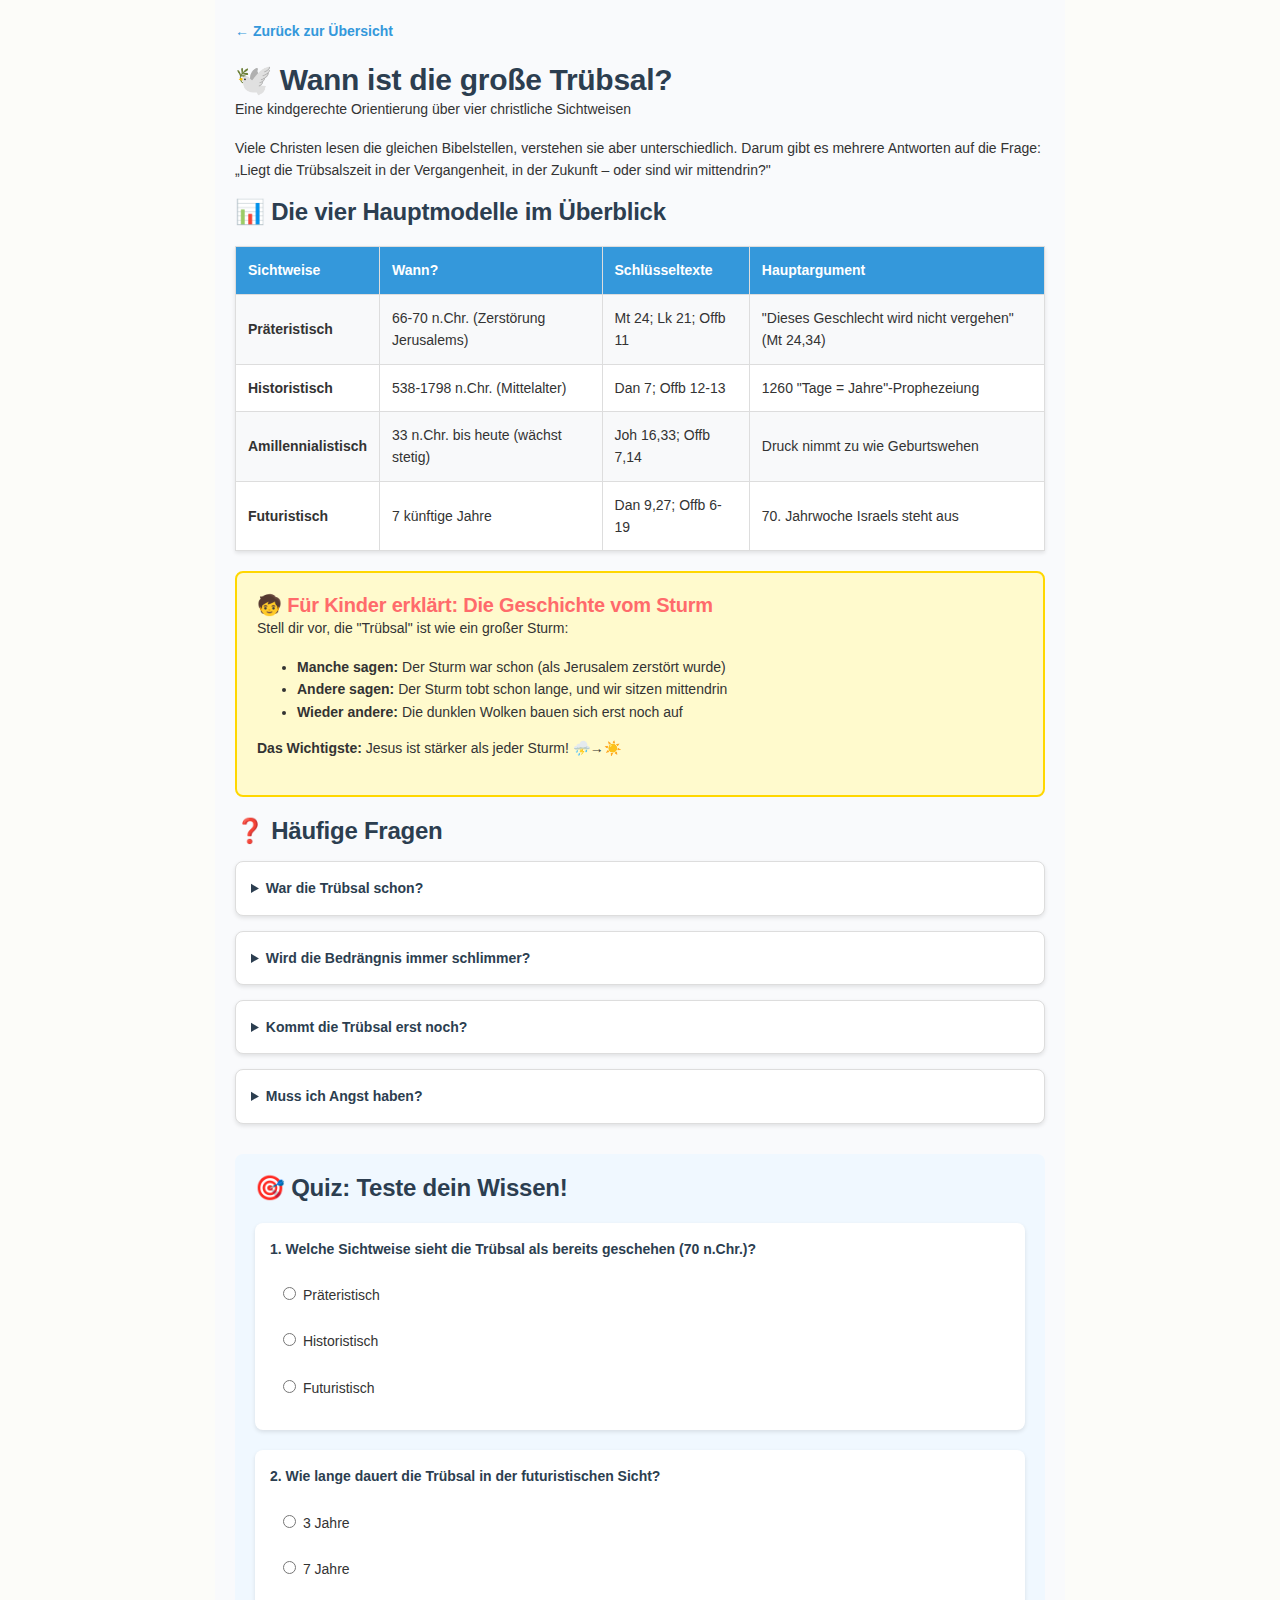
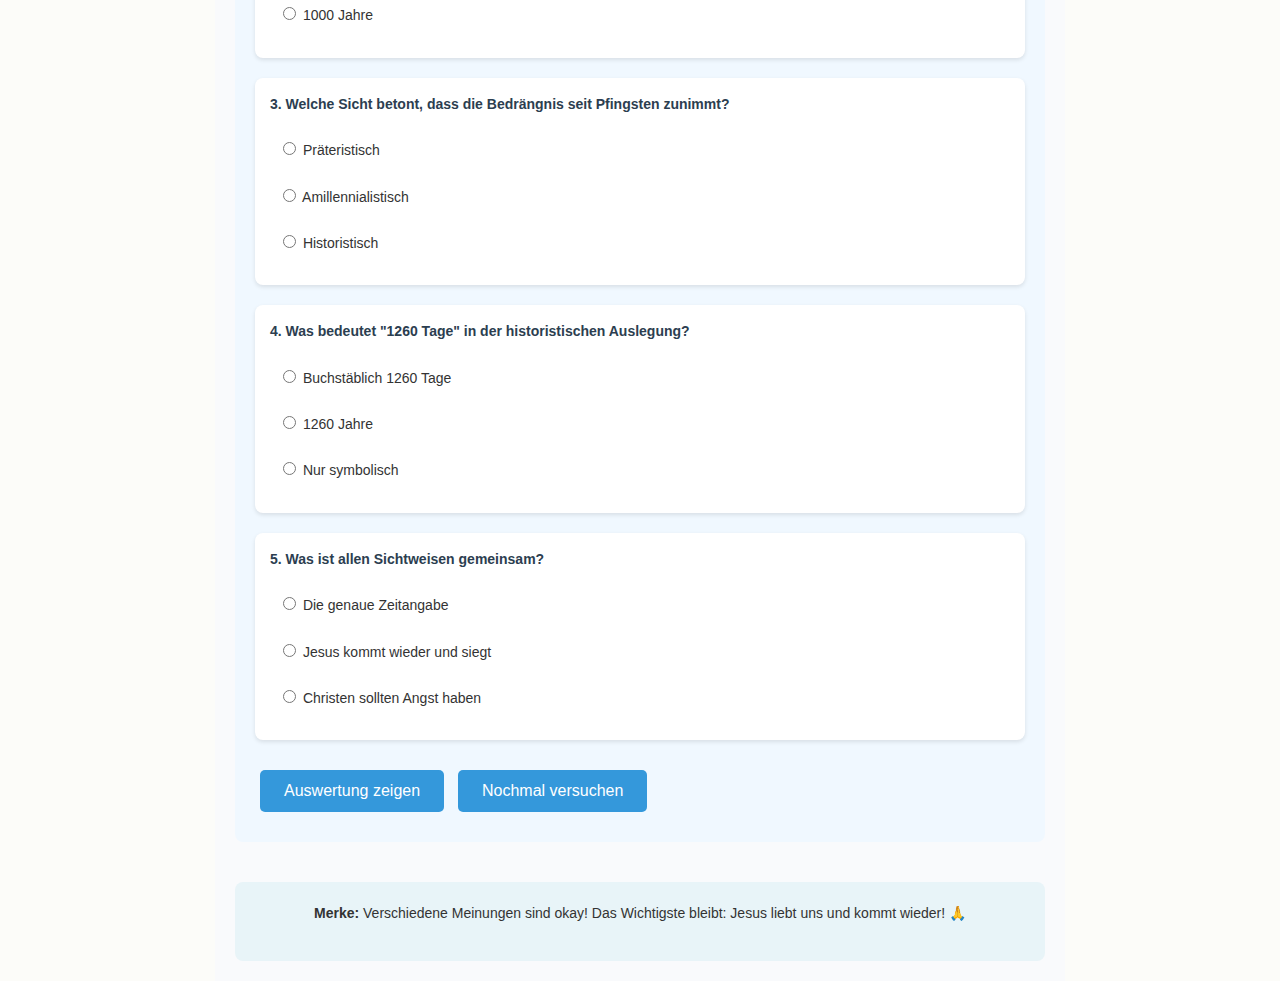
<file: truebsalszeit-erklaerung.html>
<!DOCTYPE html>
<html lang="de">
<head>
    <meta charset="UTF-8">
    <meta name="viewport" content="width=device-width, initial-scale=1.0">
    <title>Wann ist die große Trübsal? - Vier christliche Sichtweisen</title>
    <link rel="stylesheet" href="style.css">
    <style>
        body {
            font-family: -apple-system, BlinkMacSystemFont, 'Segoe UI', Arial, sans-serif;
            line-height: 1.6;
            color: #333;
            max-width: 850px;
            margin: 0 auto;
            padding: 20px;
            background-color: #f9fafc;
        }
        h1, h2 { color: #2c3e50; }
        
        .nav-link {
            display: inline-block;
            margin-bottom: 20px;
            color: #3498db;
            text-decoration: none;
            font-weight: bold;
        }
        .nav-link:hover { text-decoration: underline; }
        
        table {
            width: 100%;
            border-collapse: collapse;
            margin: 20px 0;
            background: white;
            box-shadow: 0 2px 4px rgba(0,0,0,0.1);
        }
        th, td {
            border: 1px solid #ddd;
            padding: 12px;
            text-align: left;
        }
        th {
            background-color: #3498db;
            color: white;
        }
        tr:nth-child(even) { background-color: #f8f9fa; }
        
        details {
            margin: 15px 0;
            background: white;
            border: 1px solid #ddd;
            padding: 15px;
            border-radius: 8px;
            box-shadow: 0 2px 4px rgba(0,0,0,0.1);
        }
        summary {
            font-weight: bold;
            cursor: pointer;
            color: #2c3e50;
        }
        
        .quiz-section {
            background: #f0f8ff;
            padding: 20px;
            border-radius: 8px;
            margin: 30px 0;
        }
        .quiz-question {
            margin: 20px 0;
            padding: 15px;
            background: white;
            border-radius: 8px;
            box-shadow: 0 2px 4px rgba(0,0,0,0.1);
        }
        .quiz-question p { font-weight: bold; color: #2c3e50; }
        .quiz-question label {
            display: block;
            margin: 8px 0;
            padding: 8px;
            cursor: pointer;
            transition: background 0.3s;
        }
        .quiz-question label:hover { background: #f0f8ff; }
        
        .child-section {
            background: #fffacd;
            padding: 20px;
            border-radius: 8px;
            margin: 20px 0;
            border: 2px solid #ffd700;
        }
        .child-section h3 { color: #ff6b6b; }
        
        button {
            background: #3498db;
            color: white;
            border: none;
            padding: 12px 24px;
            font-size: 16px;
            border-radius: 5px;
            cursor: pointer;
            margin: 10px 5px;
        }
        button:hover { background: #2980b9; }
        
        #results {
            margin: 20px 0;
            padding: 20px;
            background: white;
            border-radius: 8px;
            display: none;
        }
        .correct { color: #27ae60; font-weight: bold; }
        .incorrect { color: #e74c3c; font-weight: bold; }
    </style>
</head>
<body>
    <a href="index.html" class="nav-link">← Zurück zur Übersicht</a>
    
    <h1>🕊️ Wann ist die große Trübsal?</h1>
    <p>Eine kindgerechte Orientierung über vier christliche Sichtweisen</p>
    
    <div class="intro">
        <p>Viele Christen lesen die gleichen Bibelstellen, verstehen sie aber unterschiedlich. 
        Darum gibt es mehrere Antworten auf die Frage: „Liegt die Trübsalszeit in der Vergangenheit, 
        in der Zukunft – oder sind wir mittendrin?"</p>
    </div>
    
    <h2>📊 Die vier Hauptmodelle im Überblick</h2>
    <table>
        <tr>
            <th>Sichtweise</th>
            <th>Wann?</th>
            <th>Schlüsseltexte</th>
            <th>Hauptargument</th>
        </tr>
        <tr>
            <td><strong>Präteristisch</strong></td>
            <td>66-70 n.Chr. (Zerstörung Jerusalems)</td>
            <td>Mt 24; Lk 21; Offb 11</td>
            <td>"Dieses Geschlecht wird nicht vergehen" (Mt 24,34)</td>
        </tr>
        <tr>
            <td><strong>Historistisch</strong></td>
            <td>538-1798 n.Chr. (Mittelalter)</td>
            <td>Dan 7; Offb 12-13</td>
            <td>1260 "Tage = Jahre"-Prophezeiung</td>
        </tr>
        <tr>
            <td><strong>Amillennialistisch</strong></td>
            <td>33 n.Chr. bis heute (wächst stetig)</td>
            <td>Joh 16,33; Offb 7,14</td>
            <td>Druck nimmt zu wie Geburtswehen</td>
        </tr>
        <tr>
            <td><strong>Futuristisch</strong></td>
            <td>7 künftige Jahre</td>
            <td>Dan 9,27; Offb 6-19</td>
            <td>70. Jahrwoche Israels steht aus</td>
        </tr>
    </table>
    
    <div class="child-section">
        <h3>🧒 Für Kinder erklärt: Die Geschichte vom Sturm</h3>
        <p>Stell dir vor, die "Trübsal" ist wie ein großer Sturm:</p>
        <ul>
            <li><strong>Manche sagen:</strong> Der Sturm war schon (als Jerusalem zerstört wurde)</li>
            <li><strong>Andere sagen:</strong> Der Sturm tobt schon lange, und wir sitzen mittendrin</li>
            <li><strong>Wieder andere:</strong> Die dunklen Wolken bauen sich erst noch auf</li>
        </ul>
        <p><strong>Das Wichtigste:</strong> Jesus ist stärker als jeder Sturm! ⛈️→☀️</p>
    </div>
    
    <h2>❓ Häufige Fragen</h2>
    
    <details>
        <summary>War die Trübsal schon?</summary>
        <p>Einige Christen (Präteristen) sagen: Ja! Sie war die schreckliche Zeit, als die Römer 
        Jerusalem im Jahr 70 n.Chr. zerstörten. Jesus warnte seine Jünger davor in Matthäus 24.</p>
    </details>
    
    <details>
        <summary>Wird die Bedrängnis immer schlimmer?</summary>
        <p>In der amillennialistischen Sicht wächst der Druck wie bei Geburtswehen – 
        kurz vor Jesu Kommen ist er am stärksten, doch dann beendet Jesus alles Leid.</p>
    </details>
    
    <details>
        <summary>Kommt die Trübsal erst noch?</summary>
        <p>Viele moderne Christen (besonders Dispensationalisten) glauben: Ja! 
        Es werden 7 schwere Jahre sein, direkt bevor Jesus sichtbar wiederkommt.</p>
    </details>
    
    <details>
        <summary>Muss ich Angst haben?</summary>
        <p>Nein! Jesus verspricht, bei uns zu sein. Egal welche Sicht richtig ist: 
        "In der Welt habt ihr Bedrängnis; aber seid getrost, ich habe die Welt überwunden!" (Joh 16,33)</p>
    </details>
    
    <div class="quiz-section">
        <h2>🎯 Quiz: Teste dein Wissen!</h2>
        <form id="quizForm">
            <div class="quiz-question">
                <p>1. Welche Sichtweise sieht die Trübsal als bereits geschehen (70 n.Chr.)?</p>
                <label><input type="radio" name="q1" value="preterist"> Präteristisch</label>
                <label><input type="radio" name="q1" value="historicist"> Historistisch</label>
                <label><input type="radio" name="q1" value="futurist"> Futuristisch</label>
            </div>
            
            <div class="quiz-question">
                <p>2. Wie lange dauert die Trübsal in der futuristischen Sicht?</p>
                <label><input type="radio" name="q2" value="3"> 3 Jahre</label>
                <label><input type="radio" name="q2" value="7"> 7 Jahre</label>
                <label><input type="radio" name="q2" value="1000"> 1000 Jahre</label>
            </div>
            
            <div class="quiz-question">
                <p>3. Welche Sicht betont, dass die Bedrängnis seit Pfingsten zunimmt?</p>
                <label><input type="radio" name="q3" value="preterist"> Präteristisch</label>
                <label><input type="radio" name="q3" value="amill"> Amillennialistisch</label>
                <label><input type="radio" name="q3" value="historicist"> Historistisch</label>
            </div>
            
            <div class="quiz-question">
                <p>4. Was bedeutet "1260 Tage" in der historistischen Auslegung?</p>
                <label><input type="radio" name="q4" value="literal"> Buchstäblich 1260 Tage</label>
                <label><input type="radio" name="q4" value="years"> 1260 Jahre</label>
                <label><input type="radio" name="q4" value="symbolic"> Nur symbolisch</label>
            </div>
            
            <div class="quiz-question">
                <p>5. Was ist allen Sichtweisen gemeinsam?</p>
                <label><input type="radio" name="q5" value="timing"> Die genaue Zeitangabe</label>
                <label><input type="radio" name="q5" value="jesus"> Jesus kommt wieder und siegt</label>
                <label><input type="radio" name="q5" value="fear"> Christen sollten Angst haben</label>
            </div>
            
            <button type="submit">Auswertung zeigen</button>
            <button type="button" onclick="resetQuiz()">Nochmal versuchen</button>
        </form>
        
        <div id="results"></div>
    </div>
    
    <div style="margin-top: 40px; text-align: center; padding: 20px; background: #e8f4f8; border-radius: 8px;">
        <p><strong>Merke:</strong> Verschiedene Meinungen sind okay! 
        Das Wichtigste bleibt: Jesus liebt uns und kommt wieder! 🙏</p>
    </div>
    
    <script>
        document.getElementById('quizForm').addEventListener('submit', function(e) {
            e.preventDefault();
            
            const answers = {
                q1: 'preterist',
                q2: '7',
                q3: 'amill',
                q4: 'years',
                q5: 'jesus'
            };
            
            let score = 0;
            let results = '<h3>Deine Ergebnisse:</h3>';
            
            for (let q in answers) {
                const selected = document.querySelector(`input[name="${q}"]:checked`);
                if (selected && selected.value === answers[q]) {
                    score++;
                    results += `<p class="correct">Frage ${q.substr(1)}: ✓ Richtig!</p>`;
                } else {
                    results += `<p class="incorrect">Frage ${q.substr(1)}: ✗ Leider falsch</p>`;
                }
            }
            
            results += `<h3>Gesamtpunktzahl: ${score} von 5</h3>`;
            
            if (score === 5) {
                results += '<p>🎉 Perfekt! Du kennst dich super aus!</p>';
            } else if (score >= 3) {
                results += '<p>😊 Gut gemacht! Du hast das meiste verstanden!</p>';
            } else {
                results += '<p>🤔 Lies nochmal durch und versuch es erneut!</p>';
            }
            
            document.getElementById('results').innerHTML = results;
            document.getElementById('results').style.display = 'block';
        });
        
        function resetQuiz() {
            document.getElementById('quizForm').reset();
            document.getElementById('results').style.display = 'none';
        }
    </script>
</body>
</html>
</file>
<file: style.css>
:root {
  /* Colors */
  --color-background: rgba(252, 252, 249, 1);
  --color-surface: rgba(255, 255, 253, 1);
  --color-text: rgba(19, 52, 59, 1);
  --color-text-secondary: rgba(98, 108, 113, 1);
  --color-primary: rgba(33, 128, 141, 1);
  --color-primary-hover: rgba(29, 116, 128, 1);
  --color-primary-active: rgba(26, 104, 115, 1);
  --color-secondary: rgba(94, 82, 64, 0.12);
  --color-secondary-hover: rgba(94, 82, 64, 0.2);
  --color-secondary-active: rgba(94, 82, 64, 0.25);
  --color-border: rgba(94, 82, 64, 0.2);
  --color-btn-primary-text: rgba(252, 252, 249, 1);
  --color-card-border: rgba(94, 82, 64, 0.12);
  --color-card-border-inner: rgba(94, 82, 64, 0.12);
  --color-error: rgba(192, 21, 47, 1);
  --color-success: rgba(33, 128, 141, 1);
  --color-warning: rgba(168, 75, 47, 1);
  --color-info: rgba(98, 108, 113, 1);
  --color-focus-ring: rgba(33, 128, 141, 0.4);
  --color-select-caret: rgba(19, 52, 59, 0.8);

  /* Common style patterns */
  --focus-ring: 0 0 0 3px var(--color-focus-ring);
  --focus-outline: 2px solid var(--color-primary);
  --status-bg-opacity: 0.15;
  --status-border-opacity: 0.25;
  --select-caret-light: url("data:image/svg+xml,%3Csvg xmlns='http://www.w3.org/2000/svg' width='16' height='16' viewBox='0 0 24 24' fill='none' stroke='%23134252' stroke-width='2' stroke-linecap='round' stroke-linejoin='round'%3E%3Cpolyline points='6 9 12 15 18 9'%3E%3C/polyline%3E%3C/svg%3E");
  --select-caret-dark: url("data:image/svg+xml,%3Csvg xmlns='http://www.w3.org/2000/svg' width='16' height='16' viewBox='0 0 24 24' fill='none' stroke='%23f5f5f5' stroke-width='2' stroke-linecap='round' stroke-linejoin='round'%3E%3Cpolyline points='6 9 12 15 18 9'%3E%3C/polyline%3E%3C/svg%3E");

  /* RGB versions for opacity control */
  --color-success-rgb: 33, 128, 141;
  --color-error-rgb: 192, 21, 47;
  --color-warning-rgb: 168, 75, 47;
  --color-info-rgb: 98, 108, 113;

  /* Typography */
  --font-family-base: "FKGroteskNeue", "Geist", "Inter", -apple-system,
    BlinkMacSystemFont, "Segoe UI", Roboto, sans-serif;
  --font-family-mono: "Berkeley Mono", ui-monospace, SFMono-Regular, Menlo,
    Monaco, Consolas, monospace;
  --font-size-xs: 11px;
  --font-size-sm: 12px;
  --font-size-base: 14px;
  --font-size-md: 14px;
  --font-size-lg: 16px;
  --font-size-xl: 18px;
  --font-size-2xl: 20px;
  --font-size-3xl: 24px;
  --font-size-4xl: 30px;
  --font-weight-normal: 400;
  --font-weight-medium: 500;
  --font-weight-semibold: 550;
  --font-weight-bold: 600;
  --line-height-tight: 1.2;
  --line-height-normal: 1.5;
  --letter-spacing-tight: -0.01em;

  /* Spacing */
  --space-0: 0;
  --space-1: 1px;
  --space-2: 2px;
  --space-4: 4px;
  --space-6: 6px;
  --space-8: 8px;
  --space-10: 10px;
  --space-12: 12px;
  --space-16: 16px;
  --space-20: 20px;
  --space-24: 24px;
  --space-32: 32px;

  /* Border Radius */
  --radius-sm: 6px;
  --radius-base: 8px;
  --radius-md: 10px;
  --radius-lg: 12px;
  --radius-full: 9999px;

  /* Shadows */
  --shadow-xs: 0 1px 2px rgba(0, 0, 0, 0.02);
  --shadow-sm: 0 1px 3px rgba(0, 0, 0, 0.04), 0 1px 2px rgba(0, 0, 0, 0.02);
  --shadow-md: 0 4px 6px -1px rgba(0, 0, 0, 0.04),
    0 2px 4px -1px rgba(0, 0, 0, 0.02);
  --shadow-lg: 0 10px 15px -3px rgba(0, 0, 0, 0.04),
    0 4px 6px -2px rgba(0, 0, 0, 0.02);
  --shadow-inset-sm: inset 0 1px 0 rgba(255, 255, 255, 0.15),
    inset 0 -1px 0 rgba(0, 0, 0, 0.03);

  /* Animation */
  --duration-fast: 150ms;
  --duration-normal: 250ms;
  --ease-standard: cubic-bezier(0.16, 1, 0.3, 1);

  /* Layout */
  --container-sm: 640px;
  --container-md: 768px;
  --container-lg: 1024px;
  --container-xl: 1280px;
}

/* Dark mode colors */
@media (prefers-color-scheme: dark) {
  :root {
    --color-background: rgba(31, 33, 33, 1);
    --color-surface: rgba(38, 40, 40, 1);
    --color-text: rgba(245, 245, 245, 1);
    --color-text-secondary: rgba(167, 169, 169, 0.7);
    --color-primary: rgba(50, 184, 198, 1);
    --color-primary-hover: rgba(45, 166, 178, 1);
    --color-primary-active: rgba(41, 150, 161, 1);
    --color-secondary: rgba(119, 124, 124, 0.15);
    --color-secondary-hover: rgba(119, 124, 124, 0.25);
    --color-secondary-active: rgba(119, 124, 124, 0.3);
    --color-border: rgba(119, 124, 124, 0.3);
    --color-error: rgba(255, 84, 89, 1);
    --color-success: rgba(50, 184, 198, 1);
    --color-warning: rgba(230, 129, 97, 1);
    --color-info: rgba(167, 169, 169, 1);
    --color-focus-ring: rgba(50, 184, 198, 0.4);
    --color-btn-primary-text: rgba(19, 52, 59, 1);
    --color-card-border: rgba(119, 124, 124, 0.2);
    --color-card-border-inner: rgba(119, 124, 124, 0.15);
    --shadow-inset-sm: inset 0 1px 0 rgba(255, 255, 255, 0.1),
      inset 0 -1px 0 rgba(0, 0, 0, 0.15);
    --button-border-secondary: rgba(119, 124, 124, 0.2);
    --color-border-secondary: rgba(119, 124, 124, 0.2);
    --color-select-caret: rgba(245, 245, 245, 0.8);

    /* Common style patterns - updated for dark mode */
    --focus-ring: 0 0 0 3px var(--color-focus-ring);
    --focus-outline: 2px solid var(--color-primary);
    --status-bg-opacity: 0.15;
    --status-border-opacity: 0.25;
    --select-caret-light: url("data:image/svg+xml,%3Csvg xmlns='http://www.w3.org/2000/svg' width='16' height='16' viewBox='0 0 24 24' fill='none' stroke='%23134252' stroke-width='2' stroke-linecap='round' stroke-linejoin='round'%3E%3Cpolyline points='6 9 12 15 18 9'%3E%3C/polyline%3E%3C/svg%3E");
    --select-caret-dark: url("data:image/svg+xml,%3Csvg xmlns='http://www.w3.org/2000/svg' width='16' height='16' viewBox='0 0 24 24' fill='none' stroke='%23f5f5f5' stroke-width='2' stroke-linecap='round' stroke-linejoin='round'%3E%3Cpolyline points='6 9 12 15 18 9'%3E%3C/polyline%3E%3C/svg%3E");

    /* RGB versions for dark mode */
    --color-success-rgb: 50, 184, 198;
    --color-error-rgb: 255, 84, 89;
    --color-warning-rgb: 230, 129, 97;
    --color-info-rgb: 167, 169, 169;
  }
}

/* Data attribute for manual theme switching */
[data-color-scheme="dark"] {
  --color-background: rgba(31, 33, 33, 1);
  --color-surface: rgba(38, 40, 40, 1);
  --color-text: rgba(245, 245, 245, 1);
  --color-text-secondary: rgba(167, 169, 169, 0.7);
  --color-primary: rgba(50, 184, 198, 1);
  --color-primary-hover: rgba(45, 166, 178, 1);
  --color-primary-active: rgba(41, 150, 161, 1);
  --color-secondary: rgba(119, 124, 124, 0.15);
  --color-secondary-hover: rgba(119, 124, 124, 0.25);
  --color-secondary-active: rgba(119, 124, 124, 0.3);
  --color-border: rgba(119, 124, 124, 0.3);
  --color-error: rgba(255, 84, 89, 1);
  --color-success: rgba(50, 184, 198, 1);
  --color-warning: rgba(230, 129, 97, 1);
  --color-info: rgba(167, 169, 169, 1);
  --color-focus-ring: rgba(50, 184, 198, 0.4);
  --color-btn-primary-text: rgba(19, 52, 59, 1);
  --color-card-border: rgba(119, 124, 124, 0.15);
  --color-card-border-inner: rgba(119, 124, 124, 0.15);
  --shadow-inset-sm: inset 0 1px 0 rgba(255, 255, 255, 0.1),
    inset 0 -1px 0 rgba(0, 0, 0, 0.15);
  --color-border-secondary: rgba(119, 124, 124, 0.2);
  --color-select-caret: rgba(245, 245, 245, 0.8);

  /* Common style patterns - updated for dark mode */
  --focus-ring: 0 0 0 3px var(--color-focus-ring);
  --focus-outline: 2px solid var(--color-primary);
  --status-bg-opacity: 0.15;
  --status-border-opacity: 0.25;
  --select-caret-light: url("data:image/svg+xml,%3Csvg xmlns='http://www.w3.org/2000/svg' width='16' height='16' viewBox='0 0 24 24' fill='none' stroke='%23134252' stroke-width='2' stroke-linecap='round' stroke-linejoin='round'%3E%3Cpolyline points='6 9 12 15 18 9'%3E%3C/polyline%3E%3C/svg%3E");
  --select-caret-dark: url("data:image/svg+xml,%3Csvg xmlns='http://www.w3.org/2000/svg' width='16' height='16' viewBox='0 0 24 24' fill='none' stroke='%23f5f5f5' stroke-width='2' stroke-linecap='round' stroke-linejoin='round'%3E%3Cpolyline points='6 9 12 15 18 9'%3E%3C/polyline%3E%3C/svg%3E");

  /* RGB versions for dark mode */
  --color-success-rgb: 50, 184, 198;
  --color-error-rgb: 255, 84, 89;
  --color-warning-rgb: 230, 129, 97;
  --color-info-rgb: 167, 169, 169;
}

[data-color-scheme="light"] {
  --color-background: rgba(252, 252, 249, 1);
  --color-surface: rgba(255, 255, 253, 1);
  --color-text: rgba(19, 52, 59, 1);
  --color-text-secondary: rgba(98, 108, 113, 1);
  --color-primary: rgba(33, 128, 141, 1);
  --color-primary-hover: rgba(29, 116, 128, 1);
  --color-primary-active: rgba(26, 104, 115, 1);
  --color-secondary: rgba(94, 82, 64, 0.12);
  --color-secondary-hover: rgba(94, 82, 64, 0.2);
  --color-secondary-active: rgba(94, 82, 64, 0.25);
  --color-border: rgba(94, 82, 64, 0.2);
  --color-btn-primary-text: rgba(252, 252, 249, 1);
  --color-card-border: rgba(94, 82, 64, 0.12);
  --color-card-border-inner: rgba(94, 82, 64, 0.12);
  --color-error: rgba(192, 21, 47, 1);
  --color-success: rgba(33, 128, 141, 1);
  --color-warning: rgba(168, 75, 47, 1);
  --color-info: rgba(98, 108, 113, 1);
  --color-focus-ring: rgba(33, 128, 141, 0.4);

  /* RGB versions for light mode */
  --color-success-rgb: 33, 128, 141;
  --color-error-rgb: 192, 21, 47;
  --color-warning-rgb: 168, 75, 47;
  --color-info-rgb: 98, 108, 113;
}

/* Base styles */
html {
  font-size: var(--font-size-base);
  font-family: var(--font-family-base);
  line-height: var(--line-height-normal);
  color: var(--color-text);
  background-color: var(--color-background);
  -webkit-font-smoothing: antialiased;
  box-sizing: border-box;
}

body {
  margin: 0;
  padding: 0;
}

*,
*::before,
*::after {
  box-sizing: inherit;
}

/* Typography */
h1,
h2,
h3,
h4,
h5,
h6 {
  margin: 0;
  font-weight: var(--font-weight-semibold);
  line-height: var(--line-height-tight);
  color: var(--color-text);
  letter-spacing: var(--letter-spacing-tight);
}

h1 {
  font-size: var(--font-size-4xl);
}
h2 {
  font-size: var(--font-size-3xl);
}
h3 {
  font-size: var(--font-size-2xl);
}
h4 {
  font-size: var(--font-size-xl);
}
h5 {
  font-size: var(--font-size-lg);
}
h6 {
  font-size: var(--font-size-md);
}

p {
  margin: 0 0 var(--space-16) 0;
}

a {
  color: var(--color-primary);
  text-decoration: none;
  transition: color var(--duration-fast) var(--ease-standard);
}

a:hover {
  color: var(--color-primary-hover);
}

code,
pre {
  font-family: var(--font-family-mono);
  font-size: calc(var(--font-size-base) * 0.95);
  background-color: var(--color-secondary);
  border-radius: var(--radius-sm);
}

code {
  padding: var(--space-1) var(--space-4);
}

pre {
  padding: var(--space-16);
  margin: var(--space-16) 0;
  overflow: auto;
  border: 1px solid var(--color-border);
}

pre code {
  background: none;
  padding: 0;
}

/* Buttons */
.btn {
  display: inline-flex;
  align-items: center;
  justify-content: center;
  padding: var(--space-8) var(--space-16);
  border-radius: var(--radius-base);
  font-size: var(--font-size-base);
  font-weight: 500;
  line-height: 1.5;
  cursor: pointer;
  transition: all var(--duration-normal) var(--ease-standard);
  border: none;
  text-decoration: none;
  position: relative;
}

.btn:focus-visible {
  outline: none;
  box-shadow: var(--focus-ring);
}

.btn--primary {
  background: var(--color-primary);
  color: var(--color-btn-primary-text);
}

.btn--primary:hover {
  background: var(--color-primary-hover);
}

.btn--primary:active {
  background: var(--color-primary-active);
}

.btn--secondary {
  background: var(--color-secondary);
  color: var(--color-text);
}

.btn--secondary:hover {
  background: var(--color-secondary-hover);
}

.btn--secondary:active {
  background: var(--color-secondary-active);
}

.btn--outline {
  background: transparent;
  border: 1px solid var(--color-border);
  color: var(--color-text);
}

.btn--outline:hover {
  background: var(--color-secondary);
}

.btn--sm {
  padding: var(--space-4) var(--space-12);
  font-size: var(--font-size-sm);
  border-radius: var(--radius-sm);
}

.btn--lg {
  padding: var(--space-10) var(--space-20);
  font-size: var(--font-size-lg);
  border-radius: var(--radius-md);
}

.btn--full-width {
  width: 100%;
}

.btn:disabled {
  opacity: 0.5;
  cursor: not-allowed;
}

/* Form elements */
.form-control {
  display: block;
  width: 100%;
  padding: var(--space-8) var(--space-12);
  font-size: var(--font-size-md);
  line-height: 1.5;
  color: var(--color-text);
  background-color: var(--color-surface);
  border: 1px solid var(--color-border);
  border-radius: var(--radius-base);
  transition: border-color var(--duration-fast) var(--ease-standard),
    box-shadow var(--duration-fast) var(--ease-standard);
}

textarea.form-control {
  font-family: var(--font-family-base);
  font-size: var(--font-size-base);
}

select.form-control {
  padding: var(--space-8) var(--space-12);
  -webkit-appearance: none;
  -moz-appearance: none;
  appearance: none;
  background-image: var(--select-caret-light);
  background-repeat: no-repeat;
  background-position: right var(--space-12) center;
  background-size: 16px;
  padding-right: var(--space-32);
}

/* Add a dark mode specific caret */
@media (prefers-color-scheme: dark) {
  select.form-control {
    background-image: var(--select-caret-dark);
  }
}

/* Also handle data-color-scheme */
[data-color-scheme="dark"] select.form-control {
  background-image: var(--select-caret-dark);
}

[data-color-scheme="light"] select.form-control {
  background-image: var(--select-caret-light);
}

.form-control:focus {
  border-color: var(--color-primary);
  outline: var(--focus-outline);
}

.form-label {
  display: block;
  margin-bottom: var(--space-8);
  font-weight: var(--font-weight-medium);
  font-size: var(--font-size-sm);
}

.form-group {
  margin-bottom: var(--space-16);
}

/* Card component */
.card {
  background-color: var(--color-surface);
  border-radius: var(--radius-lg);
  border: 1px solid var(--color-card-border);
  box-shadow: var(--shadow-sm);
  overflow: hidden;
  transition: box-shadow var(--duration-normal) var(--ease-standard);
}

.card:hover {
  box-shadow: var(--shadow-md);
}

.card__body {
  padding: var(--space-16);
}

.card__header,
.card__footer {
  padding: var(--space-16);
  border-bottom: 1px solid var(--color-card-border-inner);
}

/* Status indicators - simplified with CSS variables */
.status {
  display: inline-flex;
  align-items: center;
  padding: var(--space-6) var(--space-12);
  border-radius: var(--radius-full);
  font-weight: var(--font-weight-medium);
  font-size: var(--font-size-sm);
}

.status--success {
  background-color: rgba(
    var(--color-success-rgb, 33, 128, 141),
    var(--status-bg-opacity)
  );
  color: var(--color-success);
  border: 1px solid
    rgba(var(--color-success-rgb, 33, 128, 141), var(--status-border-opacity));
}

.status--error {
  background-color: rgba(
    var(--color-error-rgb, 192, 21, 47),
    var(--status-bg-opacity)
  );
  color: var(--color-error);
  border: 1px solid
    rgba(var(--color-error-rgb, 192, 21, 47), var(--status-border-opacity));
}

.status--warning {
  background-color: rgba(
    var(--color-warning-rgb, 168, 75, 47),
    var(--status-bg-opacity)
  );
  color: var(--color-warning);
  border: 1px solid
    rgba(var(--color-warning-rgb, 168, 75, 47), var(--status-border-opacity));
}

.status--info {
  background-color: rgba(
    var(--color-info-rgb, 98, 108, 113),
    var(--status-bg-opacity)
  );
  color: var(--color-info);
  border: 1px solid
    rgba(var(--color-info-rgb, 98, 108, 113), var(--status-border-opacity));
}

/* Container layout */
.container {
  width: 100%;
  margin-right: auto;
  margin-left: auto;
  padding-right: var(--space-16);
  padding-left: var(--space-16);
}

@media (min-width: 640px) {
  .container {
    max-width: var(--container-sm);
  }
}
@media (min-width: 768px) {
  .container {
    max-width: var(--container-md);
  }
}
@media (min-width: 1024px) {
  .container {
    max-width: var(--container-lg);
  }
}
@media (min-width: 1280px) {
  .container {
    max-width: var(--container-xl);
  }
}

/* Utility classes */
.flex {
  display: flex;
}
.flex-col {
  flex-direction: column;
}
.items-center {
  align-items: center;
}
.justify-center {
  justify-content: center;
}
.justify-between {
  justify-content: space-between;
}
.gap-4 {
  gap: var(--space-4);
}
.gap-8 {
  gap: var(--space-8);
}
.gap-16 {
  gap: var(--space-16);
}

.m-0 {
  margin: 0;
}
.mt-8 {
  margin-top: var(--space-8);
}
.mb-8 {
  margin-bottom: var(--space-8);
}
.mx-8 {
  margin-left: var(--space-8);
  margin-right: var(--space-8);
}
.my-8 {
  margin-top: var(--space-8);
  margin-bottom: var(--space-8);
}

.p-0 {
  padding: 0;
}
.py-8 {
  padding-top: var(--space-8);
  padding-bottom: var(--space-8);
}
.px-8 {
  padding-left: var(--space-8);
  padding-right: var(--space-8);
}
.py-16 {
  padding-top: var(--space-16);
  padding-bottom: var(--space-16);
}
.px-16 {
  padding-left: var(--space-16);
  padding-right: var(--space-16);
}

.block {
  display: block;
}
.hidden {
  display: none;
}

/* Accessibility */
.sr-only {
  position: absolute;
  width: 1px;
  height: 1px;
  padding: 0;
  margin: -1px;
  overflow: hidden;
  clip: rect(0, 0, 0, 0);
  white-space: nowrap;
  border-width: 0;
}

:focus-visible {
  outline: var(--focus-outline);
  outline-offset: 2px;
}

/* Dark mode specifics */
[data-color-scheme="dark"] .btn--outline {
  border: 1px solid var(--color-border-secondary);
}

@font-face {
  font-family: 'FKGroteskNeue';
  src: url('https://r2cdn.perplexity.ai/fonts/FKGroteskNeue.woff2')
    format('woff2');
}

/* Additional GitHub Pages specific styles */
:root {
  /* GitHub branding colors */
  --github-blue: #0366d6;
  --github-blue-hover: #0256cc;
  --github-green: #28a745;
  --github-yellow: #ffc107;
  --github-gray: #f6f8fa;
  --github-border: #e1e4e8;
}

/* Override primary colors for GitHub branding */
.btn--primary {
  background: var(--github-blue);
  color: white;
}

.btn--primary:hover {
  background: var(--github-blue-hover);
}

/* Progress bar */
.progress-container {
  display: flex;
  align-items: center;
  gap: var(--space-8);
}

.progress-bar {
  width: 200px;
  height: 8px;
  background: var(--color-secondary);
  border-radius: var(--radius-full);
  overflow: hidden;
}

.progress-fill {
  height: 100%;
  background: var(--github-green);
  transition: width var(--duration-normal) var(--ease-standard);
}

/* Checklist items */
.checklist-item {
  border: 1px solid var(--color-border);
  border-radius: var(--radius-base);
  background: var(--color-surface);
  transition: all var(--duration-normal) var(--ease-standard);
}

.checklist-item.completed {
  border-color: var(--github-green);
  background: rgba(40, 167, 69, 0.05);
}

.checklist-header {
  padding: var(--space-16);
  cursor: pointer;
  display: flex;
  align-items: center;
  gap: var(--space-12);
  transition: background var(--duration-fast) var(--ease-standard);
}

.checklist-header:hover {
  background: var(--color-secondary);
}

.checklist-checkbox {
  width: 20px;
  height: 20px;
  cursor: pointer;
  accent-color: var(--github-green);
}

.checklist-title {
  flex: 1;
  font-weight: var(--font-weight-medium);
  color: var(--color-text);
}

.checklist-description {
  color: var(--color-text-secondary);
  font-size: var(--font-size-sm);
  margin-top: var(--space-4);
}

.checklist-expand {
  color: var(--color-text-secondary);
  font-size: var(--font-size-sm);
  transition: transform var(--duration-fast) var(--ease-standard);
}

.checklist-item.expanded .checklist-expand {
  transform: rotate(180deg);
}

.checklist-details {
  padding: 0 var(--space-16) var(--space-16);
  border-top: 1px solid var(--color-border);
  background: var(--color-secondary);
  display: none;
}

.checklist-item.expanded .checklist-details {
  display: block;
}

.checklist-details ol {
  margin: var(--space-12) 0;
  padding-left: var(--space-20);
}

.checklist-details li {
  margin: var(--space-8) 0;
  color: var(--color-text);
}

/* Preview section */
.preview {
  border: 1px solid var(--github-border);
  background: var(--github-gray);
}

.preview h3 {
  color: var(--github-blue);
}

/* URL display */
#urlPreview {
  font-family: var(--font-family-mono);
  font-size: var(--font-size-lg);
  color: var(--github-blue);
  background: white;
  padding: var(--space-8) var(--space-12);
  border-radius: var(--radius-sm);
  border: 1px solid var(--github-border);
  word-break: break-all;
}

/* Example files list */
#exampleList {
  list-style: none;
  padding: 0;
}

#exampleList li {
  background: white;
  padding: var(--space-8) var(--space-12);
  margin: var(--space-4) 0;
  border-radius: var(--radius-sm);
  border: 1px solid var(--github-border);
  font-family: var(--font-family-mono);
  font-size: var(--font-size-sm);
  color: var(--color-text);
}

/* FAQ styles */
.faq-item {
  border: 1px solid var(--color-border);
  border-radius: var(--radius-base);
  margin-bottom: var(--space-8);
  overflow: hidden;
}

.faq-question {
  padding: var(--space-16);
  background: var(--color-surface);
  cursor: pointer;
  display: flex;
  justify-content: space-between;
  align-items: center;
  font-weight: var(--font-weight-medium);
  transition: background var(--duration-fast) var(--ease-standard);
}

.faq-question:hover {
  background: var(--color-secondary);
}

.faq-question::after {
  content: "→";
  font-size: var(--font-size-lg);
  transition: transform var(--duration-fast) var(--ease-standard);
}

.faq-item.open .faq-question::after {
  transform: rotate(90deg);
}

.faq-answer {
  padding: var(--space-16);
  background: var(--color-secondary);
  border-top: 1px solid var(--color-border);
  display: none;
}

.faq-item.open .faq-answer {
  display: block;
}

/* Status indicators for completion */
.status--completed {
  background-color: rgba(40, 167, 69, 0.15);
  color: var(--github-green);
  border: 1px solid rgba(40, 167, 69, 0.25);
}

.status--warning {
  background-color: rgba(255, 193, 7, 0.15);
  color: var(--github-yellow);
  border: 1px solid rgba(255, 193, 7, 0.25);
}

/* Disabled state for repository link */
.btn[aria-disabled="true"] {
  opacity: 0.5;
  cursor: not-allowed;
  pointer-events: none;
}

/* Diagram styling */
.diagram-img {
  width: 100%;
  height: auto;
  border-radius: var(--radius-base);
  border: 1px solid var(--color-border);
}

/* Responsive adjustments */
@media (max-width: 768px) {
  .progress-container {
    flex-direction: column;
    align-items: flex-start;
    gap: var(--space-4);
  }
  
  .progress-bar {
    width: 100%;
  }
  
  .checklist-header {
    padding: var(--space-12);
  }
  
  .checklist-details {
    padding: 0 var(--space-12) var(--space-12);
  }
  
  #urlPreview {
    font-size: var(--font-size-base);
  }
}

/* Smooth animations */
.checklist-item,
.faq-item {
  transition: all var(--duration-normal) var(--ease-standard);
}

/* Focus styles for accessibility */
.checklist-header:focus,
.faq-question:focus {
  outline: var(--focus-outline);
  outline-offset: 2px;
}

/* Tooltip styling */
.status[title] {
  cursor: help;
}
</file>
